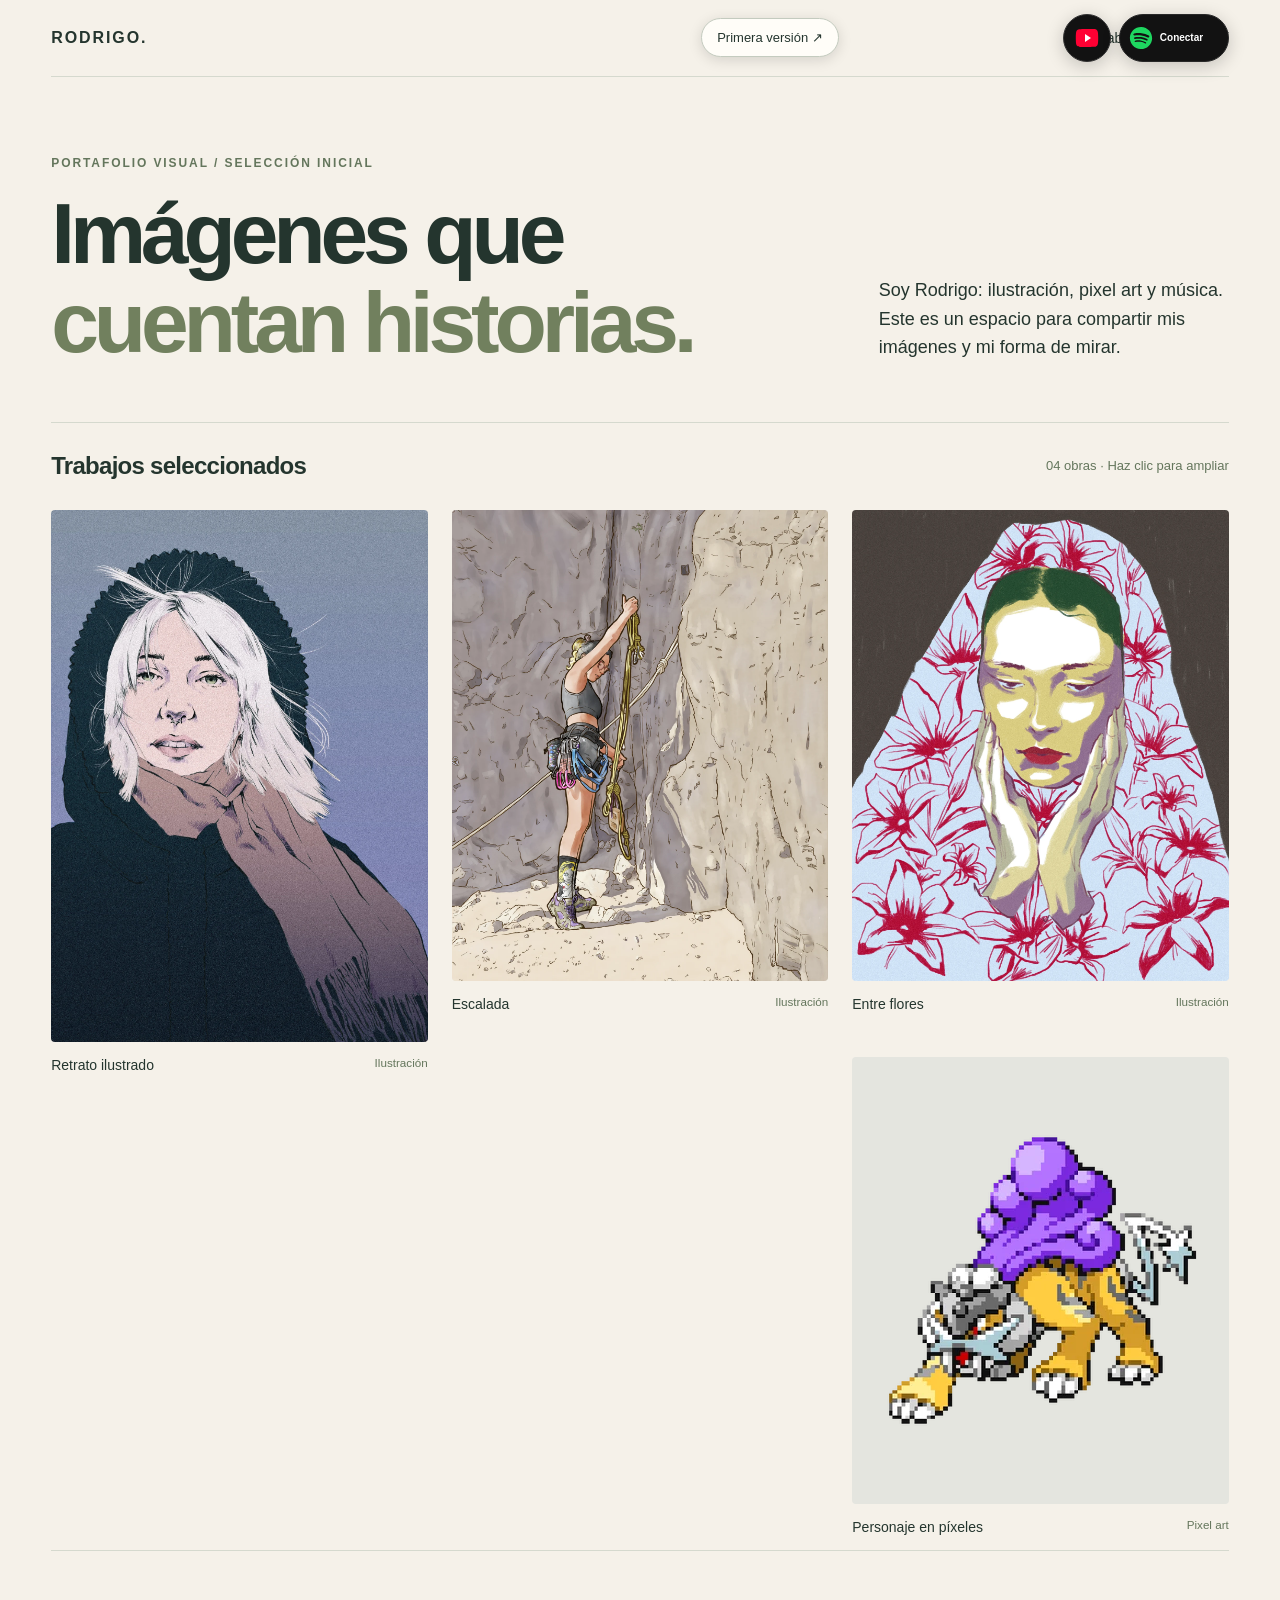
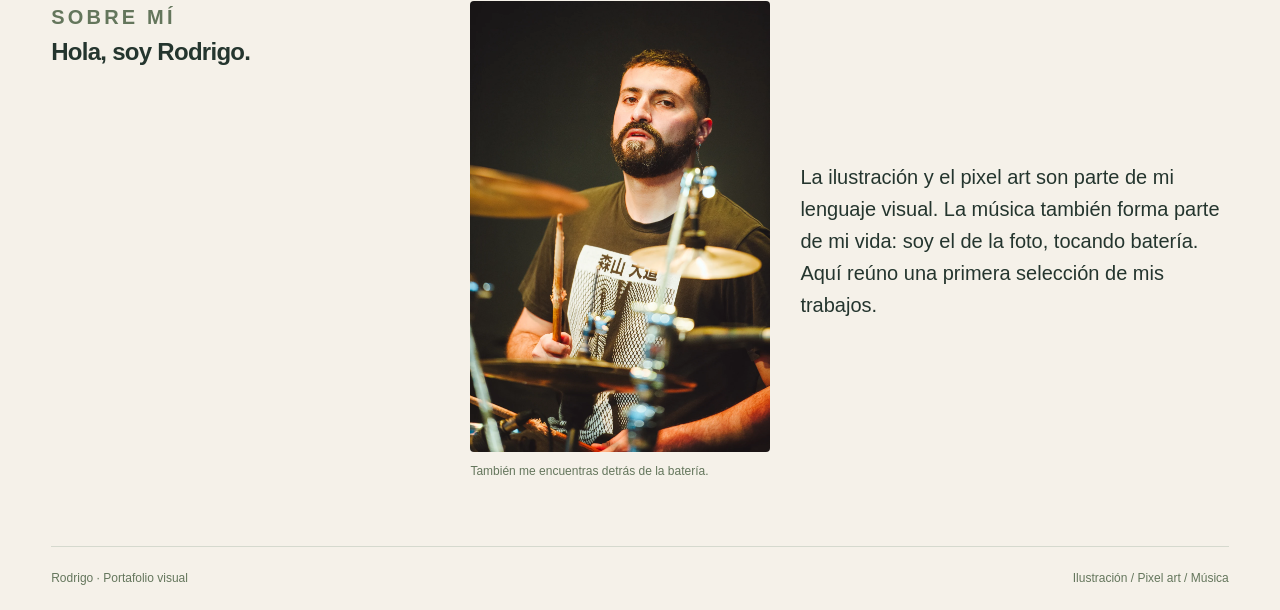
<file: index.html>
<!doctype html>
<html lang="es"><head><meta charset="utf-8"><meta name="viewport" content="width=device-width, initial-scale=1"><title>Rodrigo | Portafolio visual</title>
<style>
*{box-sizing:border-box}html{scroll-behavior:smooth}body{margin:0;background:#f5f1e9;color:#24352e;font:16px/1.6 Arial,sans-serif}header,main,footer{width:92%;margin:auto}header{display:flex;justify-content:space-between;align-items:center;padding:25px 0;border-bottom:1px solid #d5d9ce}header strong{letter-spacing:.12em}nav{display:flex;gap:24px}a{color:inherit}nav a{text-decoration:none;font-size:14px}.hero{padding:65px 0 55px;display:flex;justify-content:space-between;align-items:end;gap:40px}.tag{text-transform:uppercase;letter-spacing:.16em;font-size:12px;font-weight:bold;color:#64765c}h1{font-size:clamp(48px,6.7vw,110px);line-height:1.04;letter-spacing:-.06em;margin:16px 0 0}h1 span{color:#71805e}.intro{max-width:350px;font-size:18px;margin-bottom:5px}.section-title{display:flex;justify-content:space-between;align-items:center;border-top:1px solid #d5d9ce;padding:20px 0}h2{font-size:24px;margin:0;letter-spacing:-.03em}.section-title p{font-size:13px;color:#64765c}.gallery{columns:3;column-gap:24px}.work{break-inside:avoid;margin:0 0 30px}.work button{display:block;width:100%;border:0;padding:0;background:#e7e5dc;cursor:zoom-in;overflow:hidden;border-radius:4px}.work img{display:block;width:100%;height:auto;transition:transform .35s}.work button:hover img{transform:scale(1.025)}.work figcaption{display:flex;justify-content:space-between;gap:15px;padding:12px 0;font-size:14px}.work small{color:#64765c}.pixel{background:#e4e5df!important;padding:55px 20px!important}.pixel img{max-width:364px;margin:auto;image-rendering:pixelated}.about{display:grid;grid-template-columns:1fr 2fr;gap:40px;padding:50px 0 65px;border-top:1px solid #d5d9ce}.about p{max-width:640px;font-size:20px;margin:0}footer{border-top:1px solid #d5d9ce;padding:22px 0;font-size:12px;color:#64765c;display:flex;justify-content:space-between}dialog{position:fixed;inset:0;border:0;padding:0;width:100vw;height:100dvh;max-width:none;max-height:none;background:#121713;color:white}dialog::backdrop{background:#121713}.tools{height:68px;display:flex;justify-content:space-between;align-items:center;padding:10px 4%;border-bottom:1px solid #ffffff22}.tools button{border:1px solid #ffffff55;border-radius:24px;background:transparent;color:white;padding:8px 15px;cursor:pointer;margin-left:6px}.stage{height:calc(100dvh - 68px);overflow:auto;display:flex;align-items:safe center;justify-content:safe center;padding:20px}.stage img{display:block;max-width:100%;max-height:100%;object-fit:contain}.stage.zoom img{max-width:none;max-height:none;width:auto;height:auto}.stage.zoom{align-items:start;justify-content:start}button:focus-visible,a:focus-visible{outline:3px solid #8b995c;outline-offset:5px}@media(min-width:1800px){.gallery{columns:4}}@media(max-width:900px){.gallery{columns:2}.hero{display:block}.intro{max-width:550px;margin-top:28px}}@media(max-width:560px){header,main,footer{width:94%}nav{gap:15px}.hero{padding:42px 0}.gallery{columns:1}.section-title p{display:none}.about{grid-template-columns:1fr;gap:20px}footer{display:block}.tools{padding:10px 3%}.tools span{font-size:13px}.tools button{padding:8px 12px}}
.bio{display:grid;grid-template-columns:minmax(180px,300px) 1fr;gap:30px;align-items:center}.portrait{margin:0}.portrait img{display:block;width:100%;height:auto;border-radius:4px}.portrait figcaption{font-size:12px;color:#64765c;margin-top:10px}.bio p{font-size:20px}@media(max-width:900px){.about{grid-template-columns:1fr}.bio{grid-template-columns:minmax(150px,240px) 1fr}}@media(max-width:560px){.bio{grid-template-columns:1fr}.portrait{max-width:300px}} </style><link rel="stylesheet" href="spotify.css?v=37"><link rel="stylesheet" href="youtube.css?v=7"></head><body>
<header><strong>RODRIGO.</strong><nav aria-label="Navegación principal"><a href="#trabajos">Trabajos</a><a href="#sobre-mi">Sobre mí</a></nav></header>
<main><section class="hero"><div><p class="tag">Portafolio visual / Selección inicial</p><h1>Imágenes que<br><span>cuentan historias.</span></h1></div><p class="intro">Soy Rodrigo: ilustración, pixel art y música. Este es un espacio para compartir mis imágenes y mi forma de mirar.</p></section>
<section id="trabajos"><div class="section-title"><h2>Trabajos seleccionados</h2><p>04 obras · Haz clic para ampliar</p></div><div class="gallery">
<figure class="work"><button data-title="Retrato ilustrado" aria-label="Ampliar retrato ilustrado"><img src="ilustracion.webp" alt="Retrato ilustrado de una persona de cabello claro y sombrero oscuro" width="1273" height="1800"></button><figcaption><span>Retrato ilustrado</span><small>Ilustración</small></figcaption></figure>
<figure class="work"><button data-title="Escalada" aria-label="Ampliar ilustración de escalada"><img src="escalada.webp" alt="Ilustración de una escaladora con cuerdas junto a una pared de roca" width="1440" height="1800" loading="lazy"></button><figcaption><span>Escalada</span><small>Ilustración</small></figcaption></figure>
<figure class="work"><button data-title="Entre flores" aria-label="Ampliar retrato entre flores"><img src="retrato.webp" alt="Retrato ilustrado enmarcado por un manto de flores rojas" width="1440" height="1800" loading="lazy"></button><figcaption><span>Entre flores</span><small>Ilustración</small></figcaption></figure>
<figure class="work"><button class="pixel" data-title="Personaje en píxeles" aria-label="Ampliar pixel art"><img src="pixelart.webp" alt="Criatura de colmillos largos, cuerpo amarillo y melena violeta en pixel art" width="364" height="364" loading="lazy"></button><figcaption><span>Personaje en píxeles</span><small>Pixel art</small></figcaption></figure>

</div></section><section class="about" id="sobre-mi"><div><p class="tag">Sobre mí</p><h2>Hola, soy Rodrigo.</h2></div><div class="bio"><figure class="portrait"><img src="fotografia.webp" alt="Rodrigo tocando batería" width="1198" height="1800"><figcaption>También me encuentras detrás de la batería.</figcaption></figure><p>La ilustración y el pixel art son parte de mi lenguaje visual. La música también forma parte de mi vida: soy el de la foto, tocando batería. Aquí reúno una primera selección de mis trabajos.</p></div></section></main>
<footer><span>Rodrigo · Portafolio visual</span><span>Ilustración / Pixel art / Música</span></footer>
<dialog id="viewer" aria-label="Visor de obra"><div class="tools"><span id="work-title"></span><div><button id="zoom" type="button">Zoom +</button><button id="close" type="button" aria-label="Cerrar visor">Cerrar ×</button></div></div><div class="stage" id="stage"><img id="full-image" alt=""></div></dialog>
<script>
const viewer=document.getElementById('viewer'),stage=document.getElementById('stage'),full=document.getElementById('full-image'),zoom=document.getElementById('zoom');document.querySelectorAll('.work button').forEach(button=>button.addEventListener('click',()=>{const img=button.querySelector('img');full.src=img.getAttribute('src');full.alt=img.alt;full.style.imageRendering=button.classList.contains('pixel')?'pixelated':'auto';document.getElementById('work-title').textContent=button.dataset.title;stage.classList.remove('zoom');zoom.textContent='Zoom +';viewer.showModal();document.body.style.overflow='hidden'}));zoom.addEventListener('click',()=>{const active=stage.classList.toggle('zoom');zoom.textContent=active?'Ajustar':'Zoom +';if(active){full.style.width=Math.max(full.naturalWidth,stage.clientWidth*1.5)+'px';full.style.height='auto'}else{full.style.width='';full.style.height=''}});document.getElementById('close').addEventListener('click',()=>viewer.close());viewer.addEventListener('close',()=>{document.body.style.overflow='';full.style.width='';full.style.height=''});
</script><div id="spotify-portfolio"><aside class="spotify-widget sp-idle" aria-label="Reproductor de Spotify"><div class="sp-compact" tabindex="0" role="group" aria-label="Controles compactos de Spotify"><img class="sp-brand-icon" src="[data-uri]" alt="Spotify"><div id="sp-mini" hidden><button id="sp-mini-prev" data-sp-control disabled aria-label="Canción anterior">⏮</button><button id="sp-mini-play" data-sp-control disabled aria-label="Reproducir">▶</button><button id="sp-mini-next" data-sp-control disabled aria-label="Canción siguiente">⏭</button></div><button id="sp-toggle" aria-expanded="false" aria-controls="sp-panel" aria-label="Ampliar reproductor Spotify"><span class="sp-mini-meta"><span id="sp-mini-name">Conectar</span><small id="sp-mini-artist"></small></span><span aria-hidden="true">⌄</span></button></div>
<section id="sp-panel" hidden aria-label="Música en Spotify"><div class="sp-heading"><a href="https://open.spotify.com/" target="_blank" rel="noopener noreferrer" aria-label="Spotify"><img src="[data-uri]" alt="Spotify"></a><button id="sp-search-expand" type="button" aria-label="Buscar música" title="Buscar música"><svg viewBox="0 0 24 24" fill="none" stroke="currentColor" stroke-width="2" aria-hidden="true"><circle cx="10.5" cy="10.5" r="6.5"/><path d="m16 16 5 5"/></svg></button><button id="sp-logout" class="sp-power" aria-label="Desconectar Spotify" title="Desconectar Spotify" hidden><svg viewBox="0 0 24 24" width="23" height="23" fill="none" stroke="currentColor" stroke-width="2" stroke-linecap="round" aria-hidden="true"><path d="M12 3v9M6.3 5.8a9 9 0 1 0 11.4 0"/></svg></button></div>
<div class="sp-search-area" hidden><form id="sp-search"><label class="sp-sr" for="sp-query">Buscar canciones o artistas</label><div><button type="submit" data-sp-control disabled aria-label="Buscar"><svg viewBox="0 0 24 24" fill="none" stroke="currentColor" stroke-width="2" aria-hidden="true"><circle cx="10.5" cy="10.5" r="6.5"/><path d="m16 16 5 5"/></svg></button><input id="sp-query" type="search" placeholder="Buscar música" required maxlength="200" autocomplete="off"></div></form><ul id="sp-results" hidden aria-label="Resultados de búsqueda"></ul></div>
<p id="sp-status" role="status" hidden></p><button id="sp-login" class="sp-primary"><img src="[data-uri]" alt="" aria-hidden="true"><span>Conectar con Spotify</span></button>
<div id="sp-connected" hidden><div class="sp-now"><a id="sp-open" target="_blank" rel="noopener noreferrer" aria-label="Ver canción en Spotify" hidden><img id="sp-cover" alt="Portada del álbum" hidden></a><div class="sp-info"><span id="sp-device"></span><strong id="sp-track">Tu música, aquí</strong><small id="sp-artist"></small></div></div><div class="sp-timeline"><input id="sp-progress" type="range" min="0" max="1000" step="1" value="0" aria-label="Posición de la canción" disabled><div><span id="sp-elapsed">0:00</span><span id="sp-duration">0:00</span></div></div>
<div class="sp-controls"><button id="sp-shuffle" data-sp-control disabled aria-label="Activar reproducción aleatoria" aria-pressed="false" title="Reproducción aleatoria"><svg viewBox="0 0 24 24" fill="none" stroke="currentColor" stroke-width="1.8" aria-hidden="true"><path d="M3 6h3c4 0 8 12 12 12h3M3 18h3c4 0 8-12 12-12h3M18 3l3 3-3 3m0 6l3 3-3 3"/></svg></button><button id="sp-queue" aria-label="Ver cola de reproducción" aria-expanded="false" title="Cola de reproducción"><svg viewBox="0 0 24 24" fill="none" stroke="currentColor" stroke-width="1.8" aria-hidden="true"><path d="M3 5h13M3 10h13M3 15h7"/><path d="m15 14 6 4-6 4z"/></svg></button><button id="sp-prev" data-sp-control disabled aria-label="Canción anterior">⏮</button><button id="sp-play" data-sp-control disabled aria-label="Reproducir">▶</button><button id="sp-next" data-sp-control disabled aria-label="Canción siguiente">⏭</button><label class="sp-volume"><span class="sp-sr">Volumen</span><svg viewBox="0 0 24 24" fill="none" stroke="currentColor" stroke-width="1.7" aria-hidden="true"><path d="M11 5 6 9H3v6h3l5 4V5Zm4 3a6 6 0 0 1 0 8"/></svg><input id="sp-volume" type="range" min="0" max="100" value="70" data-sp-control disabled></label><button id="sp-here" class="sp-tooltip" data-sp-control disabled aria-label="Escuchar en este navegador" data-tip="Escuchar en este navegador"><svg viewBox="0 0 24 24" fill="none" stroke="currentColor" stroke-width="1.7" aria-hidden="true"><rect x="3" y="4" width="18" height="13" rx="2"/><path d="M8 21h8m-4-4v4"/></svg></button></div>

<section id="sp-library" aria-label="Tu biblioteca"><div class="sp-library-scroll"><h3>Tu biblioteca</h3><p id="sp-library-status" role="status" hidden></p><button id="sp-library-auth" hidden>Conectar mis playlists</button><ul id="sp-playlists"></ul><button id="sp-more-playlists" hidden>Más playlists</button><section id="sp-selected" hidden><h3><a id="sp-playlist-open" target="_blank" rel="noopener noreferrer"><span id="sp-selected-title"></span></a></h3><ul id="sp-playlist-tracks"></ul><button id="sp-more-tracks" hidden>Más canciones</button></section><section id="sp-recents" aria-label="Discos, artistas y playlists recientes"><h3>Recientes</h3><button id="sp-recents-auth" hidden>Conectar recientes</button><p id="sp-recents-status" hidden role="status"></p><ul id="sp-recent-items"></ul></section></div></section></div></section></aside>
</div>

<script src="spotify.js?v=37" defer></script><script src="youtube-config.js?v=2"></script><script src="youtube.js?v=9" defer></script><script src="youtube-account.js?v=3" defer></script>
<!-- Historical comparison from 84db08f7a51f; separate OAuth storage and callback routing. -->
<style>
.spotify-history{position:fixed;top:18px;right:calc(4% + 390px);z-index:89;font:13px Arial,sans-serif}.spotify-history summary{cursor:pointer;list-style:none;border:1px solid #c4cbbf;border-radius:24px;background:#fffdf8;color:#24352e;padding:11px 15px;box-shadow:0 3px 14px #0002}.spotify-history summary::-webkit-details-marker{display:none}.spotify-history[open] summary{background:#e6ebdf}.spotify-history iframe{position:absolute;top:52px;right:0;width:410px;height:540px;border:1px solid #d5d9ce;border-radius:16px;background:#f5f1e9;box-shadow:0 12px 45px #0003}.spotify-history summary:focus-visible{outline:2px solid #1ed760;outline-offset:3px}@media(max-width:900px){.spotify-history{top:auto;bottom:16px;left:3%;right:auto}.spotify-history iframe{top:auto;bottom:52px;left:0;right:auto;width:min(410px,94vw);height:min(540px,75dvh)}}
</style>
<details class="spotify-history"><summary title="Comparar con el reproductor actual">Primera versión ↗</summary><iframe title="Primera versión del reproductor Spotify" sandbox="allow-scripts allow-same-origin allow-top-navigation-by-user-activation" srcdoc="&lt;!doctype html&gt;&lt;html lang=&quot;es&quot;&gt;&lt;meta charset=&quot;utf-8&quot;&gt;&lt;meta name=&quot;viewport&quot; content=&quot;width=device-width,initial-scale=1&quot;&gt;&lt;title&gt;Primera versión de Spotify&lt;/title&gt;&lt;style&gt;.spotify-widget{position:fixed;top:16px;right:4%;z-index:20;font:14px/1.5 Arial,sans-serif}header{padding-right:135px}.spotify-widget button{font:inherit;cursor:pointer;border:1px solid #c4cbbf;border-radius:22px;padding:8px 13px;background:#f5f1e9;color:#24352e}.spotify-widget button:disabled{opacity:.4;cursor:default}#sp-toggle{background:#20372a;color:white;border:0;padding:10px 16px;box-shadow:0 3px 14px #0002}#sp-toggle span{color:#1ed760;margin-right:5px}#sp-panel{position:absolute;top:52px;right:0;width:min(370px,94vw);max-height:calc(100dvh - 100px);overflow:auto;background:#fffdf8;border:1px solid #d5d9ce;border-radius:16px;box-shadow:0 12px 45px #0003;padding:20px}#sp-panel[hidden],.spotify-widget [hidden]{display:none!important}.sp-heading{display:flex;justify-content:space-between;align-items:center;font-size:18px}.sp-heading button{font-size:22px;padding:0 10px;border:0;background:transparent}.sp-primary{background:#1ed760!important;border:0!important;color:#102519!important;font-weight:bold!important}.sp-now{display:flex;gap:12px;margin:18px 0}.sp-now img{width:64px;height:64px;object-fit:cover}.sp-now strong,.sp-now small,.sp-now a{display:block}.sp-now a{font-size:11px;margin-top:5px}.sp-controls{display:flex;justify-content:space-between;gap:5px}.sp-volume{display:flex;align-items:center;gap:15px;margin:15px 0}.sp-volume input{width:100%;accent-color:#1a6940}#sp-search label{display:block;margin-bottom:7px;font-size:12px}#sp-search&gt;div{display:flex;gap:6px}#sp-query{min-width:0;width:100%;padding:9px;border:1px solid #c4cbbf;border-radius:8px;font:inherit}#sp-results{list-style:none;padding:0;margin:14px 0 0}#sp-results button{text-align:left;width:100%;border-radius:7px;border:0;background:transparent;padding:9px}#sp-results button:hover{background:#eceee4}#sp-results span,#sp-results small{display:block}#sp-results small{color:#64765c}.sp-note{font-size:11px;color:#64765c;border-top:1px solid #d5d9ce;padding-top:12px;margin-bottom:0}@media(max-width:560px){.spotify-widget{top:13px;right:3%}header{padding-right:115px;align-items:start}header nav{display:none}#sp-toggle{padding:9px 12px}#sp-panel{right:0}}
 body{margin:0;background:transparent}.spotify-widget{position:relative;top:0!important;right:auto!important;padding:8px}#sp-panel{position:relative;top:10px;right:auto;width:auto;max-height:none;box-sizing:border-box;box-shadow:none}#sp-toggle{display:none}#sp-close{display:none}&lt;/style&gt;&lt;aside class=&quot;spotify-widget&quot; aria-label=&quot;Reproductor de Spotify&quot;&gt;
&lt;button id=&quot;sp-toggle&quot; aria-expanded=&quot;true&quot; aria-controls=&quot;sp-panel&quot;&gt;&lt;span aria-hidden=&quot;true&quot;&gt;♫&lt;/span&gt; Spotify&lt;/button&gt;
&lt;section id=&quot;sp-panel&quot; aria-label=&quot;Música en Spotify&quot;&gt;&lt;div class=&quot;sp-heading&quot;&gt;&lt;strong&gt;Spotify&lt;/strong&gt;&lt;button id=&quot;sp-close&quot; aria-label=&quot;Cerrar reproductor&quot;&gt;×&lt;/button&gt;&lt;/div&gt;&lt;p id=&quot;sp-status&quot; role=&quot;status&quot;&gt;Conecta tu cuenta Premium para buscar y escuchar música.&lt;/p&gt;&lt;button id=&quot;sp-login&quot; class=&quot;sp-primary&quot;&gt;Conectar Spotify&lt;/button&gt;&lt;button id=&quot;sp-logout&quot; hidden&gt;Desconectar&lt;/button&gt;&lt;div id=&quot;sp-connected&quot; hidden&gt;&lt;div class=&quot;sp-now&quot;&gt;&lt;img id=&quot;sp-cover&quot; alt=&quot;Portada del álbum&quot; hidden&gt;&lt;div&gt;&lt;strong id=&quot;sp-track&quot;&gt;Tu música, aquí&lt;/strong&gt;&lt;small id=&quot;sp-artist&quot;&gt;&lt;/small&gt;&lt;a id=&quot;sp-open&quot; target=&quot;_blank&quot; rel=&quot;noopener noreferrer&quot; hidden&gt;Abrir en Spotify ↗&lt;/a&gt;&lt;/div&gt;&lt;/div&gt;&lt;div class=&quot;sp-controls&quot;&gt;&lt;button id=&quot;sp-prev&quot; data-sp-control disabled aria-label=&quot;Canción anterior&quot;&gt;Anterior&lt;/button&gt;&lt;button id=&quot;sp-play&quot; data-sp-control disabled&gt;Reproducir&lt;/button&gt;&lt;button id=&quot;sp-next&quot; data-sp-control disabled aria-label=&quot;Canción siguiente&quot;&gt;Siguiente&lt;/button&gt;&lt;/div&gt;&lt;label class=&quot;sp-volume&quot;&gt;Volumen &lt;input id=&quot;sp-volume&quot; type=&quot;range&quot; min=&quot;0&quot; max=&quot;100&quot; value=&quot;35&quot; data-sp-control disabled&gt;&lt;/label&gt;&lt;form id=&quot;sp-search&quot;&gt;&lt;label for=&quot;sp-query&quot;&gt;Buscar canciones o artistas&lt;/label&gt;&lt;div&gt;&lt;input id=&quot;sp-query&quot; type=&quot;search&quot; placeholder=&quot;¿Qué quieres escuchar?&quot; required maxlength=&quot;200&quot;&gt;&lt;button type=&quot;submit&quot; data-sp-control disabled&gt;Buscar&lt;/button&gt;&lt;/div&gt;&lt;/form&gt;&lt;ul id=&quot;sp-results&quot;&gt;&lt;/ul&gt;&lt;/div&gt;&lt;p class=&quot;sp-note&quot;&gt;Cada persona escucha con su propia cuenta. La sesión se conserva solo en esta pestaña.&lt;/p&gt;&lt;/section&gt;&lt;/aside&gt;&lt;p style=&quot;font:12px Arial;color:#64765c;padding:8px&quot;&gt;Primera publicación · 20 de octubre de 2026 · Versión original · Conexión independiente. Reproduce solo al pulsar una canción o Reproducir.&lt;/p&gt;&lt;script&gt;(()=&gt;{
&#x27;use strict&#x27;;
const CLIENT=&#x27;6a26eb96f1794898888e1f52db522405&#x27;, REDIRECT=&#x27;https://rlfjefaturaalpes.github.io/mi-web-prueba/&#x27;;
const SCOPES=&#x27;streaming user-read-private user-read-email user-read-playback-state user-modify-playback-state&#x27;;
const $=s=&gt;document.querySelector(s), store=sessionStorage, key=&#x27;rodrigo_spotify_first_&#x27;;
let player,device,paused=true,token,expires=0,refreshing,poll;
const status=t=&gt;{$(&#x27;#sp-status&#x27;).textContent=t};
const safe=fn=&gt;async(...args)=&gt;{try{await fn(...args)}catch(e){status(e.message||&#x27;No se pudo completar la acción.&#x27;)}};
const random=()=&gt;Array.from(crypto.getRandomValues(new Uint8Array(32)),n=&gt;n.toString(16).padStart(2,&#x27;0&#x27;)).join(&#x27;&#x27;);
async function login(){const verifier=random(),state=random();store.setItem(key+&#x27;verifier&#x27;,verifier);store.setItem(key+&#x27;state&#x27;,state);const digest=await crypto.subtle.digest(&#x27;SHA-256&#x27;,new TextEncoder().encode(verifier));const challenge=btoa(String.fromCharCode(...new Uint8Array(digest))).replace(/\+/g,&#x27;-&#x27;).replace(/\//g,&#x27;_&#x27;).replace(/=+$/,&#x27;&#x27;);const url=new URL(&#x27;https://accounts.spotify.com/authorize&#x27;);url.search=new URLSearchParams({client_id:CLIENT,response_type:&#x27;code&#x27;,redirect_uri:REDIRECT,scope:SCOPES,code_challenge_method:&#x27;S256&#x27;,code_challenge:challenge,state});window.top.location.assign(url)}
function save(t){token=t.access_token;expires=Date.now()+t.expires_in*1000;store.setItem(key+&#x27;access&#x27;,token);store.setItem(key+&#x27;expires&#x27;,String(expires));if(t.refresh_token)store.setItem(key+&#x27;refresh&#x27;,t.refresh_token)}
async function exchange(params){const r=await fetch(&#x27;https://accounts.spotify.com/api/token&#x27;,{method:&#x27;POST&#x27;,headers:{&#x27;Content-Type&#x27;:&#x27;application/x-www-form-urlencoded&#x27;},body:new URLSearchParams(params)});const data=await r.json();if(!r.ok)throw Error(&#x27;La sesión de Spotify caducó. Desconecta y vuelve a conectar.&#x27;);save(data);return token}
async function access(){if(token&amp;&amp;Date.now()&lt;expires-60000)return token;const refresh=store.getItem(key+&#x27;refresh&#x27;);if(!refresh)throw Error(&#x27;Conecta tu cuenta de Spotify.&#x27;);if(!refreshing)refreshing=exchange({grant_type:&#x27;refresh_token&#x27;,refresh_token:refresh,client_id:CLIENT}).finally(()=&gt;refreshing=null);return refreshing}
async function api(path,options={}){const t=await access();const r=await fetch(&#x27;https://api.spotify.com/v1&#x27;+path,{...options,headers:{Authorization:&#x27;Bearer &#x27;+t,&#x27;Content-Type&#x27;:&#x27;application/json&#x27;,...options.headers}});if(r.status===204)return null;if(!r.ok){if(r.status===429)throw Error(&#x27;Spotify pide esperar antes de volver a intentar.&#x27;);if(r.status===403)throw Error(&#x27;Spotify no permite esta acción. Revisa Premium y las cuentas autorizadas de la aplicación.&#x27;);if(r.status===401)throw Error(&#x27;Vuelve a conectar tu cuenta de Spotify.&#x27;);throw Error(&#x27;Spotify no pudo completar la acción (&#x27;+r.status+&#x27;).&#x27;)}return r.json()}
function controls(on){document.querySelectorAll(&#x27;[data-sp-control]&#x27;).forEach(b=&gt;b.disabled=!on)}
function renderState(s){if(!s)return;paused=s.paused;$(&#x27;#sp-play&#x27;).textContent=paused?&#x27;Reproducir&#x27;:&#x27;Pausar&#x27;;const t=s.track_window.current_track;if(t){$(&#x27;#sp-track&#x27;).textContent=t.name;$(&#x27;#sp-artist&#x27;).textContent=t.artists.map(a=&gt;a.name).join(&#x27;, &#x27;);const cover=t.album.images[0]?.url;$(&#x27;#sp-cover&#x27;).hidden=!cover;if(cover)$(&#x27;#sp-cover&#x27;).src=cover;$(&#x27;#sp-open&#x27;).href=&#x27;https://open.spotify.com/track/&#x27;+t.id;$(&#x27;#sp-open&#x27;).hidden=false}}
async function connect(){status(&#x27;Conectando el reproductor…&#x27;);$(&#x27;#sp-login&#x27;).hidden=true;$(&#x27;#sp-logout&#x27;).hidden=false;$(&#x27;#sp-connected&#x27;).hidden=false;if(!window.Spotify){await new Promise((resolve,reject)=&gt;{window.onSpotifyWebPlaybackSDKReady=resolve;const old=document.getElementById(&#x27;spotify-sdk&#x27;);if(old)old.remove();const script=document.createElement(&#x27;script&#x27;);script.id=&#x27;spotify-sdk&#x27;;script.src=&#x27;https://sdk.scdn.co/spotify-player.js&#x27;;script.onerror=()=&gt;reject(Error(&#x27;No se pudo cargar Spotify.&#x27;));document.head.append(script)})}player=new Spotify.Player({name:&#x27;Portafolio de Rodrigo&#x27;,getOAuthToken:cb=&gt;access().then(cb).catch(e=&gt;status(e.message)),volume:.35});player.addListener(&#x27;ready&#x27;,({device_id})=&gt;{device=device_id;controls(true);status(&#x27;Conectado. Busca una canción para empezar.&#x27;)});player.addListener(&#x27;not_ready&#x27;,()=&gt;{device=null;controls(false);status(&#x27;Reproductor desconectado. Vuelve a conectar.&#x27;)});player.addListener(&#x27;player_state_changed&#x27;,renderState);for(const name of [&#x27;initialization_error&#x27;,&#x27;authentication_error&#x27;,&#x27;account_error&#x27;,&#x27;playback_error&#x27;])player.addListener(name,({message})=&gt;status(message));const ok=await player.connect();if(!ok)throw Error(&#x27;Este navegador no pudo iniciar Spotify. Prueba Chrome o Safari con contenido protegido habilitado.&#x27;);poll=setInterval(()=&gt;{if(player&amp;&amp;!document.hidden)player.getCurrentState().then(renderState)},5000)}
async function play(uri){if(!device)throw Error(&#x27;Espera a que el reproductor esté conectado.&#x27;);await player.activateElement();await api(&#x27;/me/player/play?device_id=&#x27;+encodeURIComponent(device),{method:&#x27;PUT&#x27;,body:JSON.stringify({uris:[uri]})});status(&#x27;Reproduciendo en este navegador.&#x27;)}
async function search(e){e.preventDefault();const q=$(&#x27;#sp-query&#x27;).value.trim();if(!q)return;status(&#x27;Buscando…&#x27;);const result=await api(&#x27;/search?&#x27;+new URLSearchParams({q,type:&#x27;track&#x27;,limit:&#x27;10&#x27;}));const list=$(&#x27;#sp-results&#x27;);list.replaceChildren();const tracks=result.tracks?.items||[];for(const t of tracks){if(!t)continue;const li=document.createElement(&#x27;li&#x27;),button=document.createElement(&#x27;button&#x27;),text=document.createElement(&#x27;span&#x27;),small=document.createElement(&#x27;small&#x27;);button.type=&#x27;button&#x27;;text.textContent=t.name;small.textContent=t.artists.map(a=&gt;a.name).join(&#x27;, &#x27;);button.append(text,small);button.setAttribute(&#x27;aria-label&#x27;,&#x27;Reproducir &#x27;+t.name+&#x27; de &#x27;+small.textContent);button.addEventListener(&#x27;click&#x27;,safe(()=&gt;play(t.uri)));li.append(button);list.append(li)}status(tracks.length?&#x27;Elige una canción.&#x27;:&#x27;No se encontraron canciones.&#x27;)}
function logout(){if(player)player.disconnect();clearInterval(poll);Object.keys(store).filter(k=&gt;k.startsWith(key)).forEach(k=&gt;store.removeItem(k));token=null;device=null;player=null;controls(false);$(&#x27;#sp-login&#x27;).hidden=false;$(&#x27;#sp-logout&#x27;).hidden=true;$(&#x27;#sp-connected&#x27;).hidden=true;$(&#x27;#sp-results&#x27;).replaceChildren();$(&#x27;#sp-cover&#x27;).hidden=true;$(&#x27;#sp-open&#x27;).hidden=true;status(&#x27;Sesión cerrada en esta página.&#x27;)}
$(&#x27;#sp-toggle&#x27;).addEventListener(&#x27;click&#x27;,()=&gt;{const panel=$(&#x27;#sp-panel&#x27;),open=panel.hidden;panel.hidden=!open;$(&#x27;#sp-toggle&#x27;).setAttribute(&#x27;aria-expanded&#x27;,String(open))});$(&#x27;#sp-close&#x27;).addEventListener(&#x27;click&#x27;,()=&gt;{$(&#x27;#sp-panel&#x27;).hidden=true;$(&#x27;#sp-toggle&#x27;).setAttribute(&#x27;aria-expanded&#x27;,&#x27;false&#x27;);$(&#x27;#sp-toggle&#x27;).focus()});$(&#x27;#sp-login&#x27;).addEventListener(&#x27;click&#x27;,safe(login));$(&#x27;#sp-logout&#x27;).addEventListener(&#x27;click&#x27;,logout);$(&#x27;#sp-search&#x27;).addEventListener(&#x27;submit&#x27;,safe(search));$(&#x27;#sp-play&#x27;).addEventListener(&#x27;click&#x27;,safe(async()=&gt;{await player.activateElement();if(!await player.getCurrentState())throw Error(&#x27;Busca y elige una canción primero.&#x27;);await player.togglePlay()}));$(&#x27;#sp-prev&#x27;).addEventListener(&#x27;click&#x27;,safe(()=&gt;player.previousTrack()));$(&#x27;#sp-next&#x27;).addEventListener(&#x27;click&#x27;,safe(()=&gt;player.nextTrack()));$(&#x27;#sp-volume&#x27;).addEventListener(&#x27;input&#x27;,safe(e=&gt;player.setVolume(Number(e.target.value)/100)));
safe(async()=&gt;{const params=new URLSearchParams(store.getItem(key+&#x27;callback&#x27;)||&#x27;&#x27;);store.removeItem(key+&#x27;callback&#x27;);if(params.has(&#x27;error&#x27;)){throw Error(&#x27;No se autorizó la conexión con Spotify.&#x27;)}if(params.has(&#x27;code&#x27;)){const expected=store.getItem(key+&#x27;state&#x27;),verifier=store.getItem(key+&#x27;verifier&#x27;);const code=params.get(&#x27;code&#x27;),state=params.get(&#x27;state&#x27;);store.removeItem(key+&#x27;state&#x27;);store.removeItem(key+&#x27;verifier&#x27;);if(!expected||state!==expected||!verifier)throw Error(&#x27;No se pudo validar la conexión. Conecta Spotify nuevamente.&#x27;);await exchange({grant_type:&#x27;authorization_code&#x27;,code,redirect_uri:REDIRECT,client_id:CLIENT,code_verifier:verifier});$(&#x27;#sp-panel&#x27;).hidden=false;$(&#x27;#sp-toggle&#x27;).setAttribute(&#x27;aria-expanded&#x27;,&#x27;true&#x27;)}else{token=store.getItem(key+&#x27;access&#x27;);expires=Number(store.getItem(key+&#x27;expires&#x27;)||0)}if(token||store.getItem(key+&#x27;refresh&#x27;))await connect()})();
})();
&lt;/script&gt;&lt;/html&gt;"></iframe></details>

<script>(()=>{const p=new URLSearchParams(location.search),k='rodrigo_spotify_first_',expected=sessionStorage.getItem(k+'state');if(p.has('code')&&expected&&p.get('state')===expected){sessionStorage.setItem(k+'callback',location.search);history.replaceState({},'',location.pathname);document.querySelector('.spotify-history').open=true}})();</script>
</body></html>
</file>
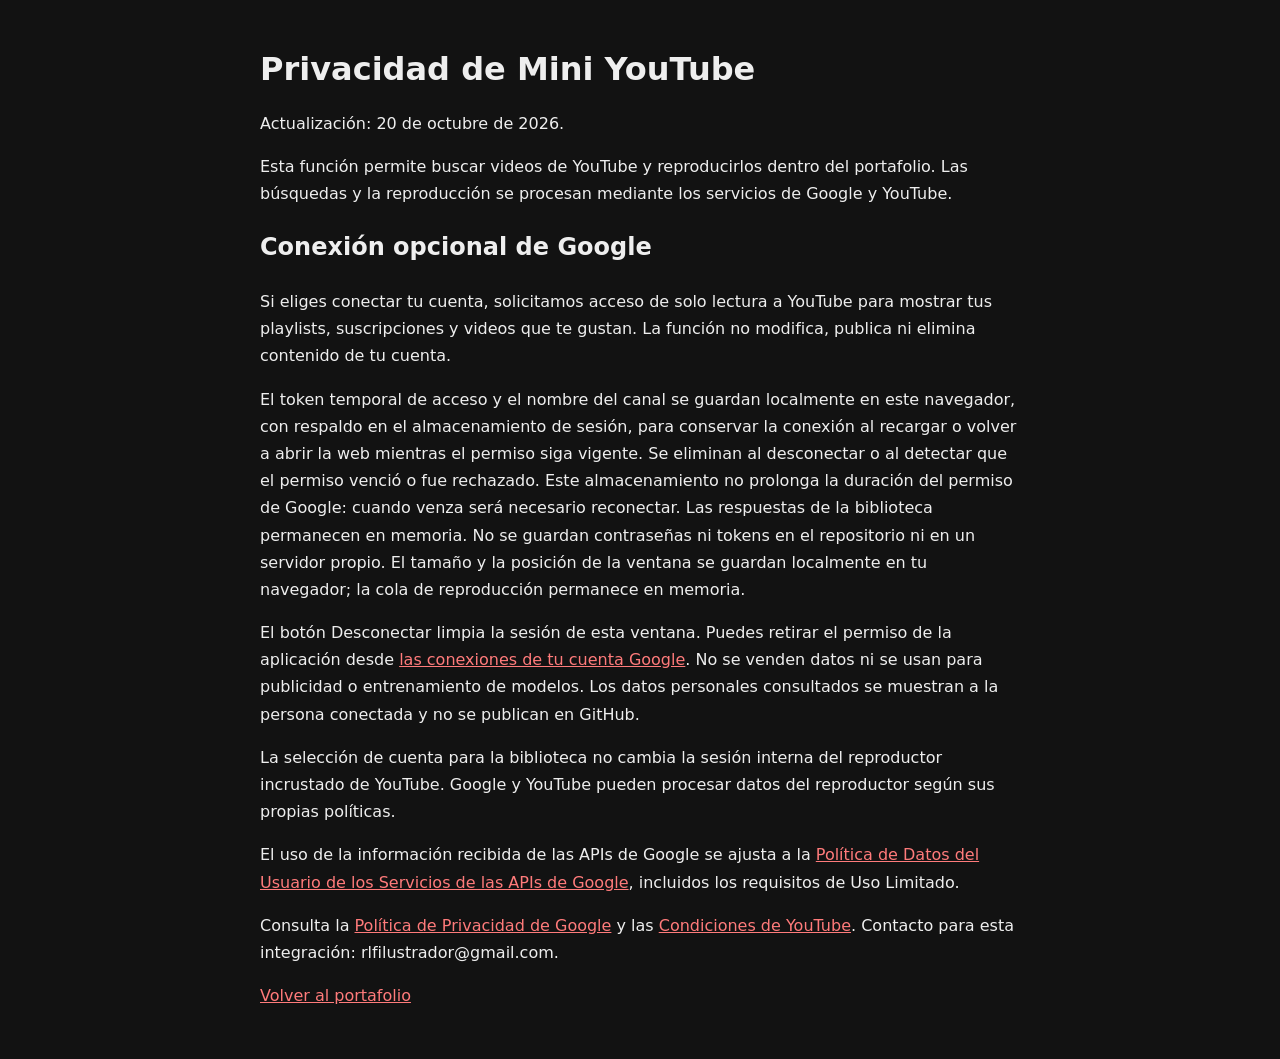
<file: youtube-privacidad.html>
<!doctype html><html lang="es"><meta charset="utf-8"><meta name="viewport" content="width=device-width, initial-scale=1"><title>Privacidad · Mini YouTube</title><style>body{max-width:760px;margin:50px auto;padding:0 24px;background:#121212;color:#eee;font:16px/1.7 system-ui}a{color:#ff7b7b}h1{line-height:1.2}</style><h1>Privacidad de Mini YouTube</h1><p>Actualización: 20 de octubre de 2026.</p><p>Esta función permite buscar videos de YouTube y reproducirlos dentro del portafolio. Las búsquedas y la reproducción se procesan mediante los servicios de Google y YouTube.</p><h2>Conexión opcional de Google</h2><p>Si eliges conectar tu cuenta, solicitamos acceso de solo lectura a YouTube para mostrar tus playlists, suscripciones y videos que te gustan. La función no modifica, publica ni elimina contenido de tu cuenta.</p><p>El token temporal de acceso y el nombre del canal se guardan localmente en este navegador, con respaldo en el almacenamiento de sesión, para conservar la conexión al recargar o volver a abrir la web mientras el permiso siga vigente. Se eliminan al desconectar o al detectar que el permiso venció o fue rechazado. Este almacenamiento no prolonga la duración del permiso de Google: cuando venza será necesario reconectar. Las respuestas de la biblioteca permanecen en memoria. No se guardan contraseñas ni tokens en el repositorio ni en un servidor propio. El tamaño y la posición de la ventana se guardan localmente en tu navegador; la cola de reproducción permanece en memoria.</p><p>El botón Desconectar limpia la sesión de esta ventana. Puedes retirar el permiso de la aplicación desde <a href="https://myaccount.google.com/permissions">las conexiones de tu cuenta Google</a>. No se venden datos ni se usan para publicidad o entrenamiento de modelos. Los datos personales consultados se muestran a la persona conectada y no se publican en GitHub.</p><p>La selección de cuenta para la biblioteca no cambia la sesión interna del reproductor incrustado de YouTube. Google y YouTube pueden procesar datos del reproductor según sus propias políticas.</p><p>El uso de la información recibida de las APIs de Google se ajusta a la <a href="https://developers.google.com/terms/api-services-user-data-policy">Política de Datos del Usuario de los Servicios de las APIs de Google</a>, incluidos los requisitos de Uso Limitado.</p><p>Consulta la <a href="https://policies.google.com/privacy">Política de Privacidad de Google</a> y las <a href="https://www.youtube.com/t/terms">Condiciones de YouTube</a>. Contacto para esta integración: rlfilustrador@gmail.com.</p><p><a href="./">Volver al portafolio</a></p></html>
</file>
<file: spotify.css>
#spotify-portfolio .spotify-widget button{display:inline-block;min-height:0;padding:0;border-radius:0;line-height:inherit;letter-spacing:normal;text-transform:none}#spotify-portfolio .spotify-widget input{min-height:0;box-shadow:none;margin:0}#spotify-portfolio .spotify-widget label{margin:0;font:inherit}#spotify-portfolio .spotify-widget h3,#spotify-portfolio .spotify-widget h4{color:#fff;margin:0}#spotify-portfolio .spotify-widget p{color:#b3b3b3}#spotify-portfolio .spotify-widget ul{list-style:none;margin-left:0}#spotify-portfolio .spotify-widget{position:fixed;top:14px;right:4%;z-index:20;font:13px/1.4 Arial,sans-serif;color:#fff;color-scheme:dark}#spotify-portfolio .spotify-widget *{box-sizing:border-box}#spotify-portfolio .spotify-widget [hidden]{display:none!important}#spotify-portfolio .spotify-widget button{font:inherit;color:inherit;border:0;background:transparent;cursor:pointer}#spotify-portfolio .spotify-widget button:disabled{opacity:.35;cursor:default}#spotify-portfolio .spotify-widget button:focus-visible,#spotify-portfolio .spotify-widget a:focus-visible{outline:2px solid #1ed760;outline-offset:3px}#spotify-portfolio .spotify-widget a{color:inherit;text-decoration:none}#spotify-portfolio .spotify-widget a:hover{text-decoration:underline}#spotify-portfolio .sp-compact{display:flex;align-items:center;gap:8px;padding:6px 10px;background:#121212;border:1px solid #282828;border-radius:30px;box-shadow:0 4px 18px #0003;max-width:420px}#spotify-portfolio .sp-brand-icon{width:24px;height:24px;flex-shrink:0}#spotify-portfolio .sp-compact button{padding:5px;font-size:15px}#spotify-portfolio .sp-compact #sp-mini{display:flex;gap:3px;align-items:center}#spotify-portfolio #sp-toggle{display:flex;gap:12px;align-items:center;text-align:left;min-width:60px}#spotify-portfolio .sp-mini-meta{display:block;max-width:170px}#spotify-portfolio #sp-mini-name,#spotify-portfolio #sp-mini-artist{display:block;white-space:nowrap;overflow:hidden;text-overflow:ellipsis}#spotify-portfolio #sp-mini-name{font-size:12px;font-weight:600}#spotify-portfolio #sp-mini-artist{font-size:10px;color:#b3b3b3;margin-top:2px}#spotify-portfolio #sp-toggle>span:last-child{color:#b3b3b3}#spotify-portfolio #sp-panel{position:absolute;top:58px;right:0;width:min(310px,94vw);max-height:calc(100dvh - 100px);overflow-y:auto;overscroll-behavior:contain;padding:16px;background:#121212;border:1px solid #292929;border-radius:20px;box-shadow:0 15px 45px #0006;scrollbar-width:thin;scrollbar-color:#555 transparent}#spotify-portfolio .sp-heading{display:flex;align-items:center;justify-content:space-between;margin-bottom:14px}#spotify-portfolio .sp-heading img{display:block;width:80px;height:auto}#spotify-portfolio .sp-power{width:30px;height:30px;border-radius:50%;font-size:23px!important;color:#1ed760!important}#spotify-portfolio .sp-power:hover{background:#282828}#spotify-portfolio #sp-search>div{display:flex;align-items:center;background:#242424;border:1px solid transparent;border-radius:22px;padding:0 9px}#spotify-portfolio #sp-search>div:focus-within{border-color:#777}#spotify-portfolio #sp-search button{padding:7px 3px;display:flex}#spotify-portfolio #sp-search svg{width:17px;height:17px;color:#b3b3b3}#spotify-portfolio #sp-query{width:100%;min-width:0;border:0;outline:0;background:transparent;color:white;font:12px Arial,sans-serif;padding:11px 8px}#spotify-portfolio #sp-query::placeholder{color:#b3b3b3}#spotify-portfolio #sp-status,#spotify-portfolio #sp-library-status{font-size:11px;color:#b3b3b3;margin:10px 0}#spotify-portfolio .sp-primary,#spotify-portfolio #sp-library-auth{background:#1ed760!important;color:#000!important;font-weight:600!important;border-radius:24px;padding:10px 16px;margin-top:14px;width:100%}#spotify-portfolio .sp-now{display:flex;align-items:center;gap:13px;margin:17px 0 13px}#spotify-portfolio .sp-now img{width:76px;height:76px;object-fit:contain;border-radius:4px;display:block}#spotify-portfolio .sp-info{min-width:0}#spotify-portfolio .sp-info strong{font-size:15px;font-weight:600;display:block;line-height:1.3}#spotify-portfolio .sp-info small{font-size:11px;color:#b3b3b3;display:block;margin-top:4px}#spotify-portfolio .sp-timeline progress{width:100%;height:4px;display:block;border:0;accent-color:#1ed760}#spotify-portfolio .sp-timeline progress::-webkit-progress-bar{background:#424242;border-radius:4px}#spotify-portfolio .sp-timeline progress::-webkit-progress-value{background:#1ed760;border-radius:4px}#spotify-portfolio .sp-timeline>div{display:flex;justify-content:space-between;color:#b3b3b3;font-size:9px;margin-top:5px}#spotify-portfolio .sp-controls{display:flex;justify-content:center;align-items:center;gap:23px;margin:8px 0;position:relative;padding-right:0}#spotify-portfolio .sp-controls>button{font-size:20px;padding:4px;color:#ddd}#spotify-portfolio #sp-play{background:#1ed760;border-radius:50%;width:37px;height:37px;color:#000;font-size:19px}#spotify-portfolio #sp-here{position:absolute;right:0;width:25px;height:27px;color:#b3b3b3}#spotify-portfolio #sp-here svg{width:17px;height:17px;display:block}#spotify-portfolio .sp-tooltip::after{content:attr(data-tip);position:absolute;right:0;bottom:calc(100% + 8px);width:max-content;max-width:240px;padding:7px 10px;background:#353535;color:#fff;border-radius:6px;font-size:11px;opacity:0;pointer-events:none;transition:opacity .15s;box-shadow:0 3px 12px #0007}#spotify-portfolio .sp-tooltip:hover::after,#spotify-portfolio .sp-tooltip:focus-visible::after{opacity:1}#spotify-portfolio .sp-bottom{display:flex;justify-content:space-between;align-items:center;gap:10px;color:#999;font-size:9px;margin:10px 0 17px}#spotify-portfolio #sp-device{max-width:150px;overflow:hidden;text-overflow:ellipsis;white-space:nowrap}#spotify-portfolio .sp-volume{display:flex;align-items:center;gap:5px}#spotify-portfolio .sp-volume svg{width:14px;height:14px}#spotify-portfolio .sp-volume input{width:62px;height:3px;accent-color:#1ed760}#spotify-portfolio #sp-library{border-top:1px solid #282828;padding-top:12px}#spotify-portfolio #sp-library h3{font-size:12px;margin:0 0 12px;color:#dedede;font-weight:600}#spotify-portfolio #sp-playlists{display:grid;grid-template-columns:repeat(2,minmax(0,1fr));gap:11px;list-style:none;padding:0;margin:0}#spotify-portfolio #sp-playlists li{position:relative;background:#1b1b1b;border-radius:10px;overflow:hidden;min-width:0}#spotify-portfolio #sp-playlists .sp-card{display:block;width:100%;padding:8px;text-align:left;border-radius:10px}#spotify-portfolio #sp-playlists .sp-card:hover{background:#292929}#spotify-portfolio .sp-card-cover{display:block;aspect-ratio:1;background:#282828;border-radius:4px;margin-bottom:8px;overflow:hidden}#spotify-portfolio .sp-card-cover img{display:block;width:100%;height:100%;object-fit:contain}#spotify-portfolio .sp-card-cover:empty::before{content:'♫';display:grid;place-items:center;height:100%;font-size:40px;color:#555}#spotify-portfolio .sp-card-name{display:block;font-size:11px;font-weight:600;line-height:1.3;padding-right:13px;white-space:nowrap;overflow:hidden;text-overflow:ellipsis}#spotify-portfolio .sp-card-name:hover{text-decoration:underline}#spotify-portfolio #sp-playlists .sp-pin{position:absolute;right:4px;bottom:5px;padding:3px;font-size:14px;color:#aaa}#spotify-portfolio #sp-playlists .sp-pin[aria-pressed=true]{color:#1ed760}#spotify-portfolio .sp-card-link{position:absolute;inset:8px 8px auto;height:calc(100% - 41px);border-radius:4px}#spotify-portfolio .sp-card-link:focus-visible{outline:2px solid #1ed760}#spotify-portfolio #sp-selected{margin-top:15px}#spotify-portfolio #sp-results,#spotify-portfolio #sp-playlist-tracks{list-style:none;padding:0;margin:10px 0;max-height:230px;overflow:auto}#spotify-portfolio #sp-results li,#spotify-portfolio #sp-playlist-tracks li{display:flex;align-items:center}#spotify-portfolio #sp-results button,#spotify-portfolio #sp-playlist-tracks button{display:block;text-align:left;flex:1;padding:8px 5px;border-radius:6px;min-width:0}#spotify-portfolio #sp-results button:hover,#spotify-portfolio #sp-playlist-tracks button:hover{background:#252525}#spotify-portfolio #sp-results span,#spotify-portfolio #sp-playlist-tracks span{font-size:12px;display:block}#spotify-portfolio #sp-results small,#spotify-portfolio #sp-playlist-tracks small{font-size:10px;display:block;color:#aaa}#spotify-portfolio .sp-track-link{font-size:15px;padding:6px;color:#999!important}#spotify-portfolio #sp-more-playlists,#spotify-portfolio #sp-more-tracks{font-size:11px;color:#b3b3b3;margin-top:12px;padding:5px}#spotify-portfolio .sp-sr{position:absolute;width:1px;height:1px;padding:0;margin:-1px;overflow:hidden;clip:rect(0,0,0,0);white-space:nowrap;border:0}@media(max-width:1000px){}@media(max-width:560px){#spotify-portfolio .spotify-widget{right:3%;top:14px}#spotify-portfolio .sp-compact{gap:5px;padding:6px 8px}#spotify-portfolio .sp-brand-icon{width:21px;height:21px}#spotify-portfolio .sp-mini-meta{max-width:100px}#spotify-portfolio .sp-compact button{font-size:13px;padding:4px}#spotify-portfolio .sp-compact #sp-mini{gap:0}#spotify-portfolio #sp-toggle{gap:4px}#spotify-portfolio #sp-panel{top:55px;width:min(300px,94vw)}}#spotify-portfolio #sp-playlists .sp-card{padding-bottom:0}#spotify-portfolio .sp-card-cover{margin-bottom:0}#spotify-portfolio .sp-card-name{margin:8px 8px 10px;padding-right:15px}#spotify-portfolio #sp-playlists .sp-pin{bottom:7px}#spotify-portfolio #sp-selected-title{font-size:12px}#spotify-portfolio /* Fixed player,#spotify-portfolio independently scrolling library. */
#sp-panel{overflow:hidden;display:flex;flex-direction:column;width:min(340px,94vw);max-height:calc(100dvh - 100px);padding-bottom:0}#spotify-portfolio #sp-connected{display:flex;flex-direction:column;min-height:0;overflow:hidden}#spotify-portfolio #sp-connected>.sp-now,#spotify-portfolio #sp-connected>.sp-timeline,#spotify-portfolio #sp-connected>.sp-controls,#spotify-portfolio #sp-connected>.sp-bottom{flex-shrink:0}#spotify-portfolio #sp-library{display:flex;flex-direction:column;min-height:0;overflow:hidden;margin:0 -16px;padding:0;border-top:1px solid #282828}#spotify-portfolio .sp-library-scroll{overflow-y:auto;overscroll-behavior:contain;min-height:0;padding:13px 16px 16px;max-height:260px;scrollbar-width:thin;scrollbar-color:#555 transparent}#spotify-portfolio #sp-playlists{grid-template-columns:repeat(4,minmax(0,1fr));gap:7px}#spotify-portfolio #sp-playlists .sp-card{padding:5px 5px 0}#spotify-portfolio .sp-card-name{font-size:9px;margin:6px 5px 8px;padding-right:0}#spotify-portfolio #sp-playlists .sp-pin{position:absolute;right:2px;top:2px;bottom:auto;width:20px;height:20px;font-size:12px;background:#121212df;border-radius:50%;padding:0}#spotify-portfolio .sp-card-cover:empty::before{font-size:24px}#spotify-portfolio #sp-more-playlists{font-size:10px;margin-top:7px;padding:3px}#spotify-portfolio #sp-recents{border-top:1px solid #292929;margin-top:12px;padding-top:12px}#spotify-portfolio #sp-recents h3{margin-bottom:9px}#spotify-portfolio #sp-recent-items{display:flex;gap:8px;list-style:none;padding:0;margin:0;overflow-x:auto;scrollbar-width:thin}#spotify-portfolio #sp-recent-items li{width:37px;flex:0 0 37px;min-width:0}#spotify-portfolio #sp-recent-items button{display:block;padding:0;width:32px;height:32px;border-radius:4px;background:#242424}#spotify-portfolio #sp-recent-items img{display:block;width:32px;height:32px;border-radius:4px;object-fit:contain}#spotify-portfolio #sp-recent-items a{display:block;overflow:hidden;text-overflow:ellipsis;white-space:nowrap;font-size:8px;color:#aaa;margin-top:4px}#spotify-portfolio #sp-recents-auth{font-size:10px;color:#aaa;padding:4px 0}#spotify-portfolio #sp-recents-status{font-size:10px;color:#aaa}#spotify-portfolio #sp-results{flex-shrink:0;max-height:120px}#spotify-portfolio #sp-selected{margin-top:13px}#spotify-portfolio #sp-playlist-tracks{max-height:none}@media(max-height:650px){#spotify-portfolio .sp-now{margin:10px 0}#spotify-portfolio .sp-now img{width:58px;height:58px}#spotify-portfolio .sp-bottom{margin-bottom:10px}#spotify-portfolio #sp-panel{top:54px}#spotify-portfolio .sp-library-scroll{max-height:170px}}#spotify-portfolio #sp-playlists{display:grid;grid-template-columns:none;grid-auto-flow:column;grid-auto-columns:calc((100% - 21px)/4);overflow-x:auto;scroll-snap-type:x mandatory;padding-bottom:5px;scrollbar-width:thin;scrollbar-color:#444 transparent}#spotify-portfolio #sp-playlists li{scroll-snap-align:start}#spotify-portfolio #sp-playlists .sp-pin{top:auto;bottom:0;right:0;width:17px;height:17px;border-radius:5px;background:#1b1b1b}#spotify-portfolio .sp-card-name{padding-right:10px}#spotify-portfolio #sp-here.sp-device-active{color:#1ed760}#spotify-portfolio #sp-recent-items li[data-type="artist"] img,#spotify-portfolio #sp-recent-items li[data-type="artist"] button{border-radius:50%}#spotify-portfolio .sp-search-area{position:relative;flex-shrink:0}#spotify-portfolio #sp-results{position:absolute;z-index:5;top:calc(100% + 6px);left:0;right:0;margin:0;padding:5px;max-height:min(330px,48dvh);overflow-y:auto;background:#181818;border:1px solid #1ed76080;border-radius:12px;box-shadow:0 10px 24px #0009;list-style:none}#spotify-portfolio #sp-results .sp-result-heading{display:block;color:#999;font-size:10px;font-weight:600;letter-spacing:.04em;padding:7px 5px 4px}#spotify-portfolio #sp-results .sp-result-row{display:flex;align-items:center;gap:7px;padding:5px;border-radius:6px}#spotify-portfolio #sp-results .sp-result-row:hover{background:#282828}#spotify-portfolio #sp-results .sp-result-cover{width:32px;height:32px;flex:0 0 32px;background:#292929;border-radius:4px;overflow:hidden}#spotify-portfolio #sp-results .sp-result-cover img{display:block;width:32px;height:32px;object-fit:contain}#spotify-portfolio #sp-results .sp-result-cover:has(.sp-artist-avatar){border-radius:50%}#spotify-portfolio #sp-results .sp-result-meta{min-width:0;flex:1;text-decoration:none}#spotify-portfolio #sp-results .sp-result-meta span{font-size:11px;overflow:hidden;text-overflow:ellipsis;white-space:nowrap}#spotify-portfolio #sp-results .sp-result-meta small{font-size:9px;overflow:hidden;text-overflow:ellipsis;white-space:nowrap}#spotify-portfolio #sp-results .sp-result-play,#spotify-portfolio #sp-results .sp-result-queue{flex:0 0 24px;width:24px;height:25px;padding:0;text-align:center;border-radius:50%;font-size:12px;color:#ddd}#spotify-portfolio #sp-results .sp-result-play:hover{background:#1ed760;color:black}#spotify-portfolio #sp-results .sp-result-queue{font-size:19px}#spotify-portfolio #sp-results .sp-result-queue:hover{color:#1ed760}#spotify-portfolio .sp-search-note{padding:12px 7px;font-size:11px;color:#bbb}#spotify-portfolio .sp-jam-area{position:absolute;left:0;top:50%;transform:translateY(-50%)}#spotify-portfolio #sp-jam{width:25px;height:27px;padding:4px;color:#b3b3b3}#spotify-portfolio #sp-jam svg{display:block;width:18px;height:18px}#spotify-portfolio #sp-jam::after{left:0;right:auto}#spotify-portfolio #sp-jam-help{position:absolute;z-index:7;left:0;top:34px;width:245px;background:#242424;border:1px solid #414141;padding:12px;border-radius:10px;box-shadow:0 7px 20px #0008;font-size:11px;color:#ccc}#spotify-portfolio #sp-jam-help strong{font-size:12px;color:#fff}#spotify-portfolio #sp-jam-help p{margin:7px 0}#spotify-portfolio #sp-jam-help a{color:#1ed760}#spotify-portfolio /* Library and recents expand naturally without a vertical scrollbar. */
#sp-panel{max-height:none;overflow:visible}#spotify-portfolio #sp-connected,#spotify-portfolio #sp-library{overflow:visible}#spotify-portfolio .sp-library-scroll{max-height:none;overflow-y:visible}#spotify-portfolio #sp-playlist-tracks{max-height:none}#spotify-portfolio /* Three states: icon,#spotify-portfolio expanded compact,#spotify-portfolio and full panel. */
.sp-compact{width:360px;max-width:calc(100vw - 24px);height:48px;gap:8px;transition:width .42s cubic-bezier(.22,1,.36,1),padding .42s cubic-bezier(.22,1,.36,1),box-shadow .3s;will-change:width;overflow:hidden;cursor:pointer}#spotify-portfolio .sp-compact .sp-brand-icon{flex:0 0 24px}#spotify-portfolio .sp-compact #sp-mini{flex:0 0 auto;gap:3px}#spotify-portfolio .sp-compact #sp-toggle{flex:1;min-width:0;overflow:hidden;transition:opacity .2s,transform .35s,max-width .42s;max-width:230px;opacity:1;transform:translateX(0)}#spotify-portfolio .sp-mini-meta{max-width:205px}#spotify-portfolio #sp-mini-prev,#spotify-portfolio #sp-mini-next{max-width:28px;opacity:1;overflow:hidden;transition:max-width .42s cubic-bezier(.22,1,.36,1),opacity .2s,padding .42s,transform .35s}#spotify-portfolio #sp-mini-play{flex:0 0 25px;width:25px}#spotify-portfolio .spotify-widget.sp-idle .sp-compact{width:78px;padding:6px 9px;gap:7px}#spotify-portfolio .spotify-widget.sp-idle #sp-mini-prev,#spotify-portfolio .spotify-widget.sp-idle #sp-mini-next{max-width:0;padding-left:0;padding-right:0;opacity:0;transform:scale(.7);pointer-events:none}#spotify-portfolio .spotify-widget.sp-idle #sp-toggle{max-width:0;padding:0;opacity:0;transform:translateX(8px);pointer-events:none}#spotify-portfolio .spotify-widget.sp-idle #sp-mini{gap:0}#spotify-portfolio .spotify-widget.sp-idle #sp-mini-play{padding:5px}#spotify-portfolio .spotify-widget.sp-idle .sp-compact:has(#sp-mini[hidden]){width:46px}#spotify-portfolio .sp-compact:focus-visible{outline:2px solid #1ed760;outline-offset:3px}#spotify-portfolio #sp-panel{transform-origin:top right;animation:sp-panel-in .22s cubic-bezier(.22,1,.36,1)}@keyframes sp-panel-in{from{opacity:0;transform:translateY(-5px) scale(.97)}to{opacity:1;transform:translateY(0) scale(1)}}@media(max-width:560px){#spotify-portfolio .sp-compact{width:300px}#spotify-portfolio .sp-mini-meta{max-width:155px}#spotify-portfolio .spotify-widget.sp-idle .sp-brand-icon{width:24px;height:24px}}@media(prefers-reduced-motion:reduce){#spotify-portfolio .sp-compact,#spotify-portfolio .sp-compact *{transition:none!important}#spotify-portfolio #sp-panel{animation:none}}#spotify-portfolio /* Keep play/pause anchored while the bar expands under the pointer. */
.sp-compact{position:relative;padding-right:42px}#spotify-portfolio #sp-mini-play{position:absolute;right:9px;top:50%;transform:translateY(-50%);margin:0}#spotify-portfolio .spotify-widget.sp-idle .sp-compact{padding-right:36px}#spotify-portfolio .spotify-widget.sp-idle #sp-mini-play{right:9px}#spotify-portfolio #sp-mini{min-width:0}#spotify-portfolio .spotify-widget.sp-idle #sp-mini{width:0;flex-basis:0}#spotify-portfolio .sp-compact #sp-toggle{padding-right:0}#spotify-portfolio .spotify-widget.sp-idle .sp-compact:has(#sp-mini[hidden]){padding-right:9px}#spotify-portfolio #sp-results .sp-result-row{flex-wrap:wrap}#spotify-portfolio #sp-results .sp-result-error{flex:0 0 100%;white-space:normal;color:#ffb7ad;font-size:10px;padding:5px 0}#spotify-portfolio #sp-results button[aria-busy=true]{color:#1ed760;background:#28382c}#spotify-portfolio /* Catalogue stays inside the player; transport remains above it. */
#sp-artist .sp-artist-link{font-size:11px;padding:0;text-align:left;color:#b3b3b3}#spotify-portfolio #sp-artist .sp-artist-link:hover{text-decoration:underline;color:#fff}#spotify-portfolio #sp-catalogue{margin-top:12px;border-top:1px solid #303030;padding-top:8px}#spotify-portfolio .sp-catalogue-nav{display:flex;align-items:center;justify-content:space-between;color:#aaa;font-size:10px;margin-bottom:8px}#spotify-portfolio .sp-catalogue-nav button{padding:5px 8px;background:#262626;border-radius:20px;color:#fff}#spotify-portfolio .sp-catalogue-body{max-height:min(350px,calc(100dvh - 490px));min-height:120px;overflow:auto;overscroll-behavior:contain;scrollbar-width:thin;scrollbar-color:#444 transparent;padding-right:4px}#spotify-portfolio .sp-catalogue-hero{display:flex;gap:12px;align-items:center;margin:5px 0 12px}#spotify-portfolio .sp-catalogue-hero img{width:65px;height:65px;object-fit:contain;border-radius:5px}#spotify-portfolio .sp-catalogue-hero img.sp-artist-avatar{border-radius:50%}#spotify-portfolio .sp-catalogue-hero h3{font-size:20px;margin:0}#spotify-portfolio .sp-catalogue-body h4{margin:14px 0 8px;font-size:12px}#spotify-portfolio .sp-catalogue-note{font-size:10px;line-height:1.5;color:#a8a8a8;margin:7px 0}#spotify-portfolio .sp-artist-search{display:flex;align-items:center;background:#242424;border:1px solid #414141;border-radius:18px;padding:0 8px}#spotify-portfolio .sp-artist-search input{font:11px Arial,sans-serif;color:#fff;min-width:0;width:100%;border:0;outline:0;background:transparent;padding:9px 6px}#spotify-portfolio .sp-artist-search button{font-size:19px}#spotify-portfolio .sp-catalogue-tracks,#spotify-portfolio .sp-album-grid{list-style:none;padding:0;margin:0}#spotify-portfolio .sp-catalogue-track{display:flex;gap:7px;align-items:center;padding:6px 2px;border-radius:6px}#spotify-portfolio .sp-catalogue-track:hover{background:#242424}#spotify-portfolio .sp-catalogue-track>img{width:30px;height:30px;object-fit:contain;border-radius:3px}#spotify-portfolio .sp-catalogue-track-info{min-width:0;flex:1}#spotify-portfolio .sp-catalogue-track-info>span,#spotify-portfolio .sp-catalogue-track-info small{display:block;overflow:hidden;text-overflow:ellipsis;white-space:nowrap;font-size:11px}#spotify-portfolio .sp-catalogue-track-info small{font-size:9px;color:#999}#spotify-portfolio .sp-catalogue-track button{width:24px;height:25px;padding:0;border-radius:50%;flex-shrink:0}#spotify-portfolio .sp-catalogue-play:hover{background:#1ed760;color:#000}#spotify-portfolio .sp-catalogue-queue{font-size:19px!important}#spotify-portfolio .sp-album-grid{display:grid;grid-template-columns:repeat(3,minmax(0,1fr));gap:10px}#spotify-portfolio .sp-album-card{width:100%;padding:0;text-align:left}#spotify-portfolio .sp-album-card img{width:100%;aspect-ratio:1;object-fit:contain;border-radius:5px;background:#252525}#spotify-portfolio .sp-album-card span{display:block;font-size:10px;overflow:hidden;text-overflow:ellipsis;white-space:nowrap;margin-top:4px}#spotify-portfolio .sp-album-card small{display:block;font-size:9px;color:#999}#spotify-portfolio .sp-catalogue-more{font-size:10px!important;color:#aaa!important;padding:9px 0}#spotify-portfolio .sp-album-start{background:#1ed760!important;color:#000!important;padding:7px 12px;border-radius:20px;margin:10px 0;font-size:11px!important}#spotify-portfolio .sp-album-artists .sp-artist-link{font-size:11px;color:#bbb;padding:0 8px 0 0}#spotify-portfolio /* Vector transport icons share an exact centre,#spotify-portfolio independent of font metrics. */
#sp-play,#spotify-portfolio #sp-mini-play,#spotify-portfolio #sp-results .sp-result-play,#spotify-portfolio .sp-catalogue-play{display:inline-grid;place-items:center;padding:0!important;font-size:0!important;line-height:0;vertical-align:middle}#spotify-portfolio #sp-mini-play{height:28px}#spotify-portfolio #sp-play::before,#spotify-portfolio #sp-mini-play::before,#spotify-portfolio #sp-results .sp-result-play::before,#spotify-portfolio .sp-catalogue-play::before{content:"";display:block;width:16px;height:16px;background:currentColor;mask:center/contain no-repeat url("data:image/svg+xml,%3Csvg xmlns='http://www.w3.org/2000/svg' viewBox='0 0 24 24'%3E%3Cpath d='M8 5v14l11-7z'/%3E%3C/svg%3E");-webkit-mask:center/contain no-repeat url("data:image/svg+xml,%3Csvg xmlns='http://www.w3.org/2000/svg' viewBox='0 0 24 24'%3E%3Cpath d='M8 5v14l11-7z'/%3E%3C/svg%3E")}#spotify-portfolio #sp-play::before{width:21px;height:21px}#spotify-portfolio #sp-play[aria-label="Pausar"]::before,#spotify-portfolio #sp-mini-play[aria-label="Pausar"]::before{mask-image:url("data:image/svg+xml,%3Csvg xmlns='http://www.w3.org/2000/svg' viewBox='0 0 24 24'%3E%3Cpath d='M6 5h4v14H6zm8 0h4v14h-4z'/%3E%3C/svg%3E");-webkit-mask-image:url("data:image/svg+xml,%3Csvg xmlns='http://www.w3.org/2000/svg' viewBox='0 0 24 24'%3E%3Cpath d='M6 5h4v14H6zm8 0h4v14h-4z'/%3E%3C/svg%3E")}#spotify-portfolio #sp-results .sp-result-play[aria-busy="true"]::before,#spotify-portfolio .sp-catalogue-play:disabled::before{width:12px;height:12px;mask:none;-webkit-mask:none;background:transparent;border:2px solid currentColor;border-right-color:transparent;border-radius:50%;animation:sp-icon-spin .7s linear infinite}@keyframes sp-icon-spin{to{transform:rotate(360deg)}}#spotify-portfolio #sp-play,#spotify-portfolio #sp-results .sp-result-play,#spotify-portfolio .sp-catalogue-play{position:relative}#spotify-portfolio #sp-play::before,#spotify-portfolio #sp-mini-play::before,#spotify-portfolio #sp-results .sp-result-play::before,#spotify-portfolio .sp-catalogue-play::before{position:absolute;left:50%;top:50%;translate:-50% -50%}#spotify-portfolio /* Expanded bar and full player share a width; idle bar keeps icon + play. */
.spotify-widget{--sp-expanded-width:min(360px,calc(100vw - 24px))}#spotify-portfolio #sp-panel{width:var(--sp-expanded-width)}#spotify-portfolio .sp-compact{width:var(--sp-expanded-width)}#spotify-portfolio .spotify-widget:not(.sp-idle) .sp-compact{padding-right:10px}#spotify-portfolio .spotify-widget:not(.sp-idle) #sp-mini-play{position:relative;inset:auto;transform:none;margin:0}#spotify-portfolio .spotify-widget:not(.sp-idle) #sp-mini{width:auto;flex:0 0 auto;gap:1px}#spotify-portfolio .spotify-widget:not(.sp-idle) #sp-mini>button{width:25px;flex:0 0 25px}#spotify-portfolio .sp-compact #sp-toggle{max-width:none;gap:6px;padding-left:2px}#spotify-portfolio .sp-mini-meta{flex:1;min-width:0;max-width:none;text-align:left}#spotify-portfolio #sp-toggle>span:last-child{flex:0 0 10px}#spotify-portfolio #sp-mini-name,#spotify-portfolio #sp-mini-artist{width:100%;text-overflow:clip;overflow:hidden}#spotify-portfolio .sp-marquee-text{display:block;width:max-content;min-width:100%;white-space:nowrap}#spotify-portfolio .sp-marquee{animation:sp-marquee var(--sp-duration,8s) linear infinite alternate}@keyframes sp-marquee{0%,18%{transform:translateX(0)}82%,100%{transform:translateX(var(--sp-travel))}}@media(max-width:560px){#spotify-portfolio .spotify-widget{--sp-expanded-width:min(300px,calc(100vw - 24px))}#spotify-portfolio .sp-mini-meta{max-width:none}}@media(prefers-reduced-motion:reduce){#spotify-portfolio .sp-marquee{animation:none}}#spotify-portfolio .sp-marquee-text{min-width:0}#spotify-portfolio .sp-marquee-text>span{display:inline-block;min-width:var(--sp-line-width,180px);padding-right:32px;box-sizing:border-box}#spotify-portfolio .sp-marquee{animation:sp-marquee-loop var(--sp-duration,12s) linear infinite}#spotify-portfolio .spotify-widget.sp-idle .sp-marquee{animation-play-state:paused}@keyframes sp-marquee-loop{from{transform:translateX(0)}to{transform:translateX(var(--sp-travel))}}@media(prefers-reduced-motion:reduce){#spotify-portfolio .sp-marquee{animation:none}}#spotify-portfolio /* Song and artist travel together in one horizontal strip. */
#sp-mini-artist{display:none!important}#spotify-portfolio .sp-mini-meta{display:flex;align-items:center;min-height:28px}#spotify-portfolio #sp-mini-name{font-size:12px;line-height:20px}#spotify-portfolio /* Compact bar keeps a shorter,#spotify-portfolio moving song/artist strip. */
.spotify-widget.sp-idle .sp-compact{width:190px;gap:7px}#spotify-portfolio .spotify-widget.sp-idle #sp-toggle{max-width:none;min-width:0;flex:1;opacity:1;transform:none;pointer-events:auto;padding:0}#spotify-portfolio .spotify-widget.sp-idle #sp-toggle>span:last-child{display:none}#spotify-portfolio .spotify-widget.sp-idle .sp-mini-meta{min-height:26px}#spotify-portfolio .spotify-widget.sp-idle #sp-mini-name{font-size:10px}#spotify-portfolio .spotify-widget.sp-idle .sp-marquee{animation-play-state:running}#spotify-portfolio .spotify-widget.sp-idle .sp-compact:has(#sp-mini[hidden]){width:110px}#spotify-portfolio .sp-marquee-song{font-weight:700}#spotify-portfolio .sp-marquee-artist{font-weight:400}#spotify-portfolio #sp-login{margin-bottom:16px}


#spotify-portfolio .spotify-widget{position:relative;inset:auto;z-index:90;align-self:flex-end;order:0}#spotify-portfolio .spotify-widget #sp-panel{top:calc(100% + 12px);bottom:auto;max-height:70dvh}#spotify-portfolio .spotify-widget img{max-width:100%}

#spotify-portfolio .spotify-widget #sp-volume{appearance:none!important;-webkit-appearance:none!important;width:62px!important;height:18px!important;min-height:0!important;padding:0!important;margin:0!important;border:0!important;border-radius:0!important;background:transparent!important;box-shadow:none!important;accent-color:#1ed760!important;cursor:pointer;color:#1ed760!important}
#spotify-portfolio .spotify-widget #sp-volume::-webkit-slider-runnable-track{height:4px!important;border:0!important;border-radius:4px!important;background:linear-gradient(to right,#1ed760 0%,#1ed760 var(--sp-volume,0%),#535353 var(--sp-volume,0%),#535353 100%)!important;box-shadow:none!important}
#spotify-portfolio .spotify-widget #sp-volume::-webkit-slider-thumb{appearance:none!important;-webkit-appearance:none!important;width:12px!important;height:12px!important;margin-top:-4px!important;border:0!important;border-radius:50%!important;background:#1ed760!important;box-shadow:none!important}
#spotify-portfolio .spotify-widget #sp-volume::-moz-range-track{height:4px!important;border:0!important;border-radius:4px!important;background:#535353!important;box-shadow:none!important}
#spotify-portfolio .spotify-widget #sp-volume::-moz-range-progress{height:4px!important;background:#1ed760!important}
#spotify-portfolio .spotify-widget #sp-volume::-moz-range-thumb{width:12px!important;height:12px!important;border:0!important;border-radius:50%!important;background:#1ed760!important;box-shadow:none!important}

#spotify-portfolio .spotify-widget #sp-panel{padding-bottom:20px;overflow-y:auto!important;max-height:min(70dvh,calc(100dvh - 270px))}#spotify-portfolio .spotify-widget #sp-connected{flex-shrink:0}#spotify-portfolio .spotify-widget #sp-recent-items{padding-bottom:6px}#spotify-portfolio .spotify-widget .sp-library-scroll{padding-bottom:12px}
#spotify-portfolio .spotify-widget #sp-login{display:flex;align-items:center;justify-content:center;gap:10px;min-height:48px;padding:12px 20px;border:0;border-radius:9999px;background:#1ed760!important;color:#000!important;font:700 14px/1.3 Arial,sans-serif;letter-spacing:normal;text-transform:none;width:100%;margin-top:14px;cursor:pointer}
#spotify-portfolio .spotify-widget #sp-login img{display:block;width:24px;height:24px;flex:0 0 24px}
#spotify-portfolio .spotify-widget #sp-login:hover{background:#3be477!important}

#spotify-portfolio .spotify-widget #sp-panel{height:auto;max-height:none;overflow:visible!important}
#spotify-portfolio .spotify-widget #sp-connected,#spotify-portfolio .spotify-widget #sp-library,#spotify-portfolio .spotify-widget .sp-library-scroll{height:auto;max-height:none;overflow:visible;flex-shrink:0}
#spotify-portfolio .spotify-widget #sp-playlists{grid-auto-flow:row;grid-template-columns:repeat(4,minmax(0,1fr));grid-auto-columns:auto;overflow:visible;scroll-snap-type:none}
#spotify-portfolio .spotify-widget #sp-recent-items{flex-wrap:wrap;overflow:visible}
#spotify-portfolio .spotify-widget #sp-panel:has(#sp-catalogue:not([hidden])) .sp-catalogue-body{max-height:min(350px,calc(100dvh - 300px));overflow:auto}

#spotify-portfolio .spotify-widget #sp-progress{appearance:none!important;-webkit-appearance:none!important;display:block;width:100%;height:18px;min-height:0;padding:0;margin:0;border:0;background:transparent;cursor:pointer;box-shadow:none}
#spotify-portfolio .spotify-widget #sp-progress::-webkit-slider-runnable-track{height:4px;border-radius:4px;background:linear-gradient(to right,#1ed760 var(--sp-seek,0%),#535353 var(--sp-seek,0%))}
#spotify-portfolio .spotify-widget #sp-progress::-webkit-slider-thumb{appearance:none;-webkit-appearance:none;width:12px;height:12px;border:0;border-radius:50%;margin-top:-4px;background:#1ed760}
#spotify-portfolio .spotify-widget #sp-progress::-moz-range-track{height:4px;background:#535353;border-radius:4px}
#spotify-portfolio .spotify-widget #sp-progress::-moz-range-progress{height:4px;background:#1ed760}
#spotify-portfolio .spotify-widget #sp-progress::-moz-range-thumb{width:12px;height:12px;border:0;border-radius:50%;background:#1ed760}
#spotify-portfolio .spotify-widget #sp-progress:disabled{opacity:.4;cursor:default}

#spotify-portfolio .spotify-widget #sp-playlists{display:grid;grid-template-columns:none;grid-auto-flow:column;grid-auto-columns:calc((100% - 21px)/4);overflow-x:auto;overflow-y:hidden;scroll-snap-type:x proximity;padding-bottom:8px}
#spotify-portfolio .spotify-widget #sp-recent-items{flex-wrap:nowrap;overflow-x:auto;overflow-y:hidden;padding-bottom:8px}
#spotify-portfolio .spotify-widget #sp-more-playlists{display:none!important}

#spotify-portfolio .spotify-widget #sp-progress{appearance:none!important;-webkit-appearance:none!important;width:100%!important;height:18px!important;min-height:0!important;padding:0!important;margin:0!important;border:0!important;border-radius:0!important;background:transparent!important;box-shadow:none!important;accent-color:#1ed760!important;cursor:pointer;color:#1ed760!important}
#spotify-portfolio .spotify-widget #sp-progress::-webkit-slider-runnable-track{height:4px!important;border:0!important;border-radius:4px!important;background:linear-gradient(to right,#1ed760 0%,#1ed760 var(--sp-seek,0%),#535353 var(--sp-seek,0%),#535353 100%)!important;box-shadow:none!important}
#spotify-portfolio .spotify-widget #sp-progress::-webkit-slider-thumb{appearance:none!important;-webkit-appearance:none!important;width:12px!important;height:12px!important;margin-top:-4px!important;border:0!important;border-radius:50%!important;background:#1ed760!important;box-shadow:none!important}
#spotify-portfolio .spotify-widget #sp-progress::-moz-range-track{height:4px!important;border:0!important;border-radius:4px!important;background:#535353!important;box-shadow:none!important}
#spotify-portfolio .spotify-widget #sp-progress::-moz-range-progress{height:4px!important;background:#1ed760!important}
#spotify-portfolio .spotify-widget #sp-progress::-moz-range-thumb{width:12px!important;height:12px!important;border:0!important;border-radius:50%!important;background:#1ed760!important;box-shadow:none!important}
#spotify-portfolio .spotify-widget .sp-album-start{display:inline-flex;align-items:center;justify-content:center;gap:8px;min-height:36px;padding:9px 16px;border:0;border-radius:9999px;background:#1ed760!important;color:#000!important;font:700 12px/1.3 Arial,sans-serif;margin:10px 0 12px;box-shadow:none;white-space:nowrap;cursor:pointer}
#spotify-portfolio .spotify-widget .sp-album-start::before{content:"";width:14px;height:14px;flex:0 0 14px;background:currentColor;clip-path:polygon(20% 8%,92% 50%,20% 92%)}
#spotify-portfolio .spotify-widget .sp-album-start:hover{background:#3be477!important}
#spotify-portfolio .spotify-widget .sp-album-start:disabled{opacity:.5;cursor:wait}

#spotify-portfolio .spotify-widget .sp-catalogue-track{gap:6px;padding:3px 2px}
#spotify-portfolio .spotify-widget .sp-catalogue-song{display:flex;align-items:center;gap:9px;flex:1;min-width:0;padding:5px 2px;border:0;border-radius:6px;background:transparent;text-align:left;color:#fff;cursor:pointer}
#spotify-portfolio .spotify-widget .sp-catalogue-song img{width:30px;height:30px;flex:0 0 30px;object-fit:contain;border-radius:3px}
#spotify-portfolio .spotify-widget .sp-current-track .sp-catalogue-track-info>span{color:#1ed760}
#spotify-portfolio .spotify-widget .sp-catalogue-song:disabled{opacity:.6;cursor:wait}

#spotify-portfolio .spotify-widget .sp-catalogue-track{padding:6px 2px!important;margin:0!important}
#spotify-portfolio .spotify-widget .sp-catalogue-song{padding:0!important;height:auto!important;min-height:30px!important}

#spotify-portfolio .spotify-widget #sp-shuffle{position:absolute;left:28px;display:grid;place-items:center;width:24px;height:27px;padding:3px;color:#b3b3b3;background:transparent;border:0;border-radius:50%}
#spotify-portfolio .spotify-widget #sp-shuffle svg{display:block;width:18px;height:18px}
#spotify-portfolio .spotify-widget #sp-shuffle[aria-pressed="true"]{color:#1ed760}
#spotify-portfolio .spotify-widget #sp-shuffle[aria-pressed="true"]::after{content:"";position:absolute;bottom:-3px;width:4px;height:4px;border-radius:50%;background:#1ed760}

#spotify-portfolio .spotify-widget,#spotify-portfolio .spotify-widget *{-webkit-user-select:none!important;user-select:none!important;-webkit-touch-callout:none}
#spotify-portfolio .spotify-widget input[type="search"],#spotify-portfolio .spotify-widget input[type="text"],#spotify-portfolio .spotify-widget textarea{-webkit-user-select:text!important;user-select:text!important;-webkit-touch-callout:default}

#spotify-portfolio .spotify-widget .sp-catalogue-hero.sp-artist-hero{position:relative;display:block;width:100%;aspect-ratio:1/1;min-height:180px;margin:5px 0 16px;overflow:hidden;border-radius:10px;background:#242424;isolation:isolate}
#spotify-portfolio .spotify-widget .sp-artist-hero .sp-artist-banner{display:block;width:100%;height:100%;position:absolute;inset:0;object-fit:cover;object-position:center 30%;border-radius:0}
#spotify-portfolio .spotify-widget .sp-artist-hero::after{content:"";position:absolute;inset:35% 0 0;background:linear-gradient(transparent,rgba(0,0,0,.78));z-index:0;pointer-events:none}
#spotify-portfolio .spotify-widget .sp-artist-hero h3{position:absolute;left:16px;right:16px;bottom:16px;margin:0;color:#fff;font-size:clamp(26px,4vw,38px);font-weight:800;line-height:1.08;overflow-wrap:anywhere;z-index:1;text-shadow:0 2px 8px #0006}

#spotify-portfolio .spotify-widget .sp-now{margin:12px 0 8px;gap:12px;align-items:center}
#spotify-portfolio .spotify-widget .sp-info{flex:1;min-width:0}
#spotify-portfolio .spotify-widget .sp-info #sp-device{display:block;color:#999;font-size:9px;line-height:1.35;margin:0 0 7px;overflow-wrap:anywhere}
#spotify-portfolio .spotify-widget .sp-controls{display:grid;grid-template-columns:24px minmax(0,1fr) 24px 37px 24px 80px 24px;align-items:center;gap:6px;margin:4px 0 12px;padding:0}
#spotify-portfolio .spotify-widget .sp-controls #sp-shuffle,#spotify-portfolio .spotify-widget .sp-controls #sp-here{position:relative;inset:auto;width:24px;height:27px;padding:3px}
#spotify-portfolio .spotify-widget .sp-controls #sp-prev,#spotify-portfolio .spotify-widget .sp-controls #sp-next{width:24px;padding:0}
#spotify-portfolio .spotify-widget .sp-controls .sp-volume{display:flex;align-items:center;gap:4px;width:80px;min-width:0;margin:0}
#spotify-portfolio .spotify-widget .sp-controls .sp-volume svg{width:14px;height:14px;flex:0 0 14px}
#spotify-portfolio .spotify-widget .sp-controls #sp-volume{width:62px!important;min-width:0}

#spotify-portfolio .spotify-widget #sp-queue{display:grid;place-items:center;justify-self:center;width:24px;height:27px;padding:3px;background:transparent;color:#b3b3b3;border:0;border-radius:50%}
#spotify-portfolio .spotify-widget #sp-queue svg{width:18px;height:18px;display:block}
#spotify-portfolio .spotify-widget #sp-queue[aria-expanded="true"]{color:#1ed760}
#spotify-portfolio .spotify-widget .sp-queue-panel{margin-top:12px;padding-top:8px;border-top:1px solid #303030}
#spotify-portfolio .spotify-widget .sp-queue-body{max-height:350px;overflow:auto;overscroll-behavior:contain;scrollbar-width:thin}
#spotify-portfolio .spotify-widget .sp-queue-body h4{margin:12px 0 8px;font-size:12px}
#spotify-portfolio .spotify-widget .sp-queue-current{color:#1ed760;font-size:12px}

#spotify-portfolio .spotify-widget #sp-panel{isolation:isolate}
#spotify-portfolio .spotify-widget #sp-panel.sp-art-mode{background:#000}
#spotify-portfolio .spotify-widget #sp-panel::before{content:"";position:absolute;left:3px;right:3px;top:3px;height:calc(var(--sp-art-height,280px) - 6px);background:#000 var(--sp-artwork,none) center/cover no-repeat;border-radius:17px;opacity:0;transition:opacity .65s ease;pointer-events:none;z-index:-1}
#spotify-portfolio .spotify-widget #sp-panel.sp-art-mode.sp-has-artwork::before{opacity:1}
#spotify-portfolio .spotify-widget .sp-heading{justify-content:flex-end;gap:8px}
#spotify-portfolio .spotify-widget .sp-heading>a{margin-right:auto}
#spotify-portfolio .spotify-widget #sp-search-expand{display:grid;place-items:center;width:30px;height:30px;padding:5px;color:#1ed760;background:transparent;border:0;border-radius:50%;opacity:0;visibility:hidden;transform:translateY(10px) scale(.7);transition:opacity .35s ease,transform .45s ease,visibility .35s}
#spotify-portfolio .spotify-widget #sp-search-expand svg{width:20px;height:20px}
#spotify-portfolio .spotify-widget .sp-art-mode #sp-search-expand{opacity:1;visibility:visible;transform:none}
#spotify-portfolio .spotify-widget .sp-search-area{max-height:100px;opacity:1;transform:translate(0,0) scale(1);transform-origin:top right;transition:max-height .45s ease,opacity .3s ease,transform .45s ease,margin .45s}
#spotify-portfolio .spotify-widget .sp-art-mode .sp-search-area{max-height:0;opacity:0;transform:translate(20px,-26px) scale(.8);margin:0;overflow:hidden;pointer-events:none}
#spotify-portfolio .spotify-widget .sp-now{min-height:76px;transition:min-height .45s ease}
#spotify-portfolio .spotify-widget .sp-now #sp-open{flex-shrink:0;max-width:76px;transition:opacity .35s ease,max-width .45s ease;overflow:hidden}
#spotify-portfolio .spotify-widget .sp-art-mode .sp-now{min-height:124px}
#spotify-portfolio .spotify-widget .sp-art-mode .sp-now #sp-open{opacity:0;max-width:0;pointer-events:none}
#spotify-portfolio .spotify-widget .sp-art-mode .sp-info{margin-left:-12px}
#spotify-portfolio .spotify-widget .sp-art-mode .sp-heading,#spotify-portfolio .spotify-widget .sp-art-mode .sp-info,#spotify-portfolio .spotify-widget .sp-art-mode .sp-timeline,#spotify-portfolio .spotify-widget .sp-art-mode .sp-controls{text-shadow:0 2px 4px rgba(0,0,0,.4)}
#spotify-portfolio .spotify-widget .sp-art-mode .sp-heading svg,#spotify-portfolio .spotify-widget .sp-art-mode .sp-heading img,#spotify-portfolio .spotify-widget .sp-art-mode .sp-controls svg,#spotify-portfolio .spotify-widget .sp-art-mode .sp-controls button,#spotify-portfolio .spotify-widget .sp-art-mode .sp-timeline input{filter:drop-shadow(0 2px 3px rgba(0,0,0,.4))}
#spotify-portfolio .spotify-widget .sp-art-mode .sp-info #sp-device,#spotify-portfolio .spotify-widget .sp-art-mode .sp-info small{color:#eee}
@media(prefers-reduced-motion:reduce){#spotify-portfolio .spotify-widget #sp-panel::before,#spotify-portfolio .spotify-widget .sp-search-area,#spotify-portfolio .spotify-widget .sp-now,#spotify-portfolio .spotify-widget #sp-search-expand,#spotify-portfolio .spotify-widget #sp-open{transition:none}}

#spotify-portfolio .spotify-widget .sp-art-mode .sp-heading,#spotify-portfolio .spotify-widget .sp-art-mode .sp-info,#spotify-portfolio .spotify-widget .sp-art-mode .sp-timeline,#spotify-portfolio .spotify-widget .sp-art-mode .sp-controls{text-shadow:0 2px 6px rgba(0,0,0,.7),0 0 12px rgba(0,0,0,.7)}
#spotify-portfolio .spotify-widget .sp-art-mode .sp-info #sp-device,#spotify-portfolio .spotify-widget .sp-art-mode #sp-artist,#spotify-portfolio .spotify-widget .sp-art-mode #sp-artist button,#spotify-portfolio .spotify-widget .sp-art-mode .sp-timeline>div,#spotify-portfolio .spotify-widget .sp-art-mode .sp-controls>button:not(#sp-play):not([aria-pressed="true"]):not([aria-expanded="true"]){color:#fff}
#spotify-portfolio .spotify-widget .sp-art-mode #sp-artist button{text-shadow:inherit}
#spotify-portfolio .spotify-widget .sp-art-mode .sp-heading svg,#spotify-portfolio .spotify-widget .sp-art-mode .sp-heading img,#spotify-portfolio .spotify-widget .sp-art-mode .sp-controls svg,#spotify-portfolio .spotify-widget .sp-art-mode .sp-controls button{filter:drop-shadow(0 2px 5px rgba(0,0,0,.7))}
@keyframes sp-contrast-in{from{opacity:0}to{opacity:1}}
@media(prefers-reduced-motion:reduce){#spotify-portfolio .spotify-widget #sp-panel.sp-art-mode::after{animation:none}}

#spotify-portfolio .spotify-widget .sp-heading{display:flex;align-items:center}
#spotify-portfolio .spotify-widget #sp-search-expand,#spotify-portfolio .spotify-widget #sp-logout:not([hidden]){display:inline-flex!important;align-items:center;justify-content:center;width:30px!important;height:30px!important;min-height:30px!important;padding:0!important;margin:0!important;line-height:1!important;vertical-align:middle;flex:0 0 30px}
#spotify-portfolio .spotify-widget #sp-search-expand svg{display:block;width:20px;height:20px}

#spotify-portfolio .spotify-widget .sp-controls>button:not(#sp-play),#spotify-portfolio .spotify-widget .sp-volume,#spotify-portfolio .spotify-widget .sp-compact #sp-mini button,#spotify-portfolio .spotify-widget .sp-catalogue-queue,#spotify-portfolio .spotify-widget .sp-result-queue,#spotify-portfolio .spotify-widget .sp-result-play{color:#fff!important}
#spotify-portfolio .spotify-widget .sp-controls>button[aria-pressed="true"]:not(#sp-play),#spotify-portfolio .spotify-widget .sp-controls>button[aria-expanded="true"]:not(#sp-play),#spotify-portfolio .spotify-widget .sp-controls #sp-here.sp-device-active{color:#1ed760!important}
#spotify-portfolio .spotify-widget #sp-artist,#spotify-portfolio .spotify-widget #sp-artist button{color:#fff!important;font-weight:400!important}
#spotify-portfolio .spotify-widget #sp-mini-artist{color:#fff!important;font-weight:400!important}

#spotify-portfolio .spotify-widget .sp-art-mode .sp-info,#spotify-portfolio .spotify-widget .sp-art-mode #sp-device,#spotify-portfolio .spotify-widget .sp-art-mode #sp-track,#spotify-portfolio .spotify-widget .sp-art-mode #sp-artist,#spotify-portfolio .spotify-widget .sp-art-mode #sp-artist button{background:transparent!important;box-shadow:none!important;border:0!important;filter:none!important;text-shadow:0 1px 2px rgba(0,0,0,.95),0 2px 7px rgba(0,0,0,.9),0 0 14px rgba(0,0,0,.9)!important}
#spotify-portfolio .spotify-widget .sp-art-mode .sp-heading,#spotify-portfolio .spotify-widget .sp-art-mode .sp-timeline,#spotify-portfolio .spotify-widget .sp-art-mode .sp-controls{text-shadow:0 1px 2px rgba(0,0,0,.95),0 2px 7px rgba(0,0,0,.9),0 0 14px rgba(0,0,0,.9)}
#spotify-portfolio .spotify-widget .sp-art-mode .sp-heading svg,#spotify-portfolio .spotify-widget .sp-art-mode .sp-heading img,#spotify-portfolio .spotify-widget .sp-art-mode .sp-controls svg,#spotify-portfolio .spotify-widget .sp-art-mode .sp-controls button{filter:drop-shadow(0 1px 2px rgba(0,0,0,.95)) drop-shadow(0 2px 5px rgba(0,0,0,.9))}

#spotify-portfolio .spotify-widget,#spotify-portfolio .spotify-widget *{overscroll-behavior-y:auto!important}
#spotify-portfolio .spotify-widget button{transition:transform .14s ease,background-color .14s ease;transform-origin:center}@media(hover:hover){#spotify-portfolio .spotify-widget button:not(:disabled):hover{transform:scale(1.035)}}#spotify-portfolio .spotify-widget button:not(:disabled):active{transform:scale(.97)}@media(prefers-reduced-motion:reduce){#spotify-portfolio .spotify-widget button{transition:none!important;transform:none!important}}
#spotify-portfolio .spotify-widget .sp-art-mode #sp-search-expand,#spotify-portfolio .spotify-widget .sp-art-mode #sp-logout{filter:none!important;opacity:1!important}#spotify-portfolio .spotify-widget .sp-art-mode #sp-search-expand svg,#spotify-portfolio .spotify-widget .sp-art-mode #sp-logout svg{filter:drop-shadow(0 1px 2px rgba(0,0,0,.95)) drop-shadow(0 2px 5px rgba(0,0,0,.9))!important;opacity:1!important}
#spotify-portfolio .spotify-widget .sp-art-mode .sp-timeline>div{color:#fff!important;text-shadow:0 1px 2px #000,0 2px 5px #000,0 0 9px rgba(0,0,0,.98)!important}
#spotify-portfolio .spotify-widget #sp-logout,#spotify-portfolio .spotify-widget #sp-logout:hover,#spotify-portfolio .spotify-widget #sp-logout:active{background:transparent!important;box-shadow:none!important}
#spotify-portfolio .spotify-widget .sp-art-mode .sp-info #sp-device{overflow:visible!important;max-width:none!important;white-space:normal!important;background:transparent!important;text-shadow:0 1px 2px rgba(0,0,0,.95),0 2px 7px rgba(0,0,0,.9),0 0 14px rgba(0,0,0,.9)!important}
#spotify-portfolio .spotify-widget .sp-art-mode #sp-shuffle,#spotify-portfolio .spotify-widget .sp-art-mode #sp-queue,#spotify-portfolio .spotify-widget .sp-art-mode #sp-here{filter:none!important}
#spotify-portfolio .spotify-widget .sp-art-mode #sp-shuffle svg,#spotify-portfolio .spotify-widget .sp-art-mode #sp-queue svg,#spotify-portfolio .spotify-widget .sp-art-mode #sp-here svg{filter:drop-shadow(0 1px 1px rgba(0,0,0,.95)) drop-shadow(0 1px 2.5px rgba(0,0,0,.9))!important}
#spotify-portfolio .spotify-widget #sp-search-expand,#spotify-portfolio .spotify-widget #sp-search-expand svg{color:#fff!important}
/* Site placement only; component composition remains DAC1.2.42. */
#spotify-portfolio{display:contents}
#spotify-portfolio .spotify-widget{position:fixed;top:14px;right:4%;left:auto;bottom:auto;z-index:90}
@media(max-width:560px){#spotify-portfolio .spotify-widget{right:3%}}
#spotify-portfolio .spotify-widget #sp-panel .sp-search-area{z-index:20}
#spotify-portfolio .spotify-widget #sp-search-close{display:grid;place-items:center;flex:0 0 26px;width:26px;height:26px;padding:0;margin-left:3px;border-radius:50%;color:#fff;font-size:20px;line-height:1;background:transparent}
#spotify-portfolio .spotify-widget #sp-track[role="button"]{cursor:pointer}#spotify-portfolio .spotify-widget #sp-track[role="button"]:focus-visible{outline:2px solid #1ed760;outline-offset:3px}
#spotify-portfolio .spotify-widget #sp-track[role="button"]:hover,#spotify-portfolio .spotify-widget #sp-track[role="button"]:focus-visible{text-decoration:underline;text-underline-offset:2px}
</file>
<file: youtube.css>
.yt-launch{position:fixed;z-index:22;top:14px;right:calc(4% + 200px);width:38px;height:38px;border:1px solid #333;border-radius:50%;background:#121212;color:white;display:grid;place-items:center;cursor:pointer;box-shadow:0 4px 18px #0003}.yt-launch svg{width:var(--yt-launch-icon,24px);height:var(--yt-launch-icon,24px)}.yt-window{box-sizing:border-box;position:fixed;z-index:30;right:4%;top:72px;width:360px;max-width:calc(100vw - 24px);max-height:calc(100dvh - 84px);display:flex;flex-direction:column;background:#121212;color:#fff;border:1px solid #333;border-radius:11px;box-shadow:0 14px 40px #0006;font:12px/1.4 Arial,sans-serif;color-scheme:dark;overflow:hidden}.yt-window[hidden],.yt-window [hidden]{display:none!important}.yt-window *{box-sizing:border-box}.yt-window button,.yt-window input{font:inherit;color:inherit}.yt-window button{border:0;background:transparent;cursor:pointer}.yt-window button:disabled{opacity:.4;cursor:default}.yt-window button:focus-visible,.yt-window a:focus-visible,.yt-launch:focus-visible,#yt-resize:focus-visible{outline:2px solid #ff4545;outline-offset:-2px}.yt-head{display:flex;align-items:center;gap:4px;height:28px;padding:2px 6px;flex-shrink:0}.yt-head a{display:flex;align-items:center;margin-right:auto}.yt-head a svg{width:20px;height:16px}.yt-head button{width:24px;height:24px;display:grid;place-items:center;padding:3px;border-radius:50%;font-size:19px}.yt-head button:hover{background:#333}.yt-head button svg{width:15px;height:15px}.yt-stage{flex-shrink:0;background:#000;aspect-ratio:16/9;height:auto;min-height:0;position:relative}.yt-stage iframe,.yt-stage #yt-player{display:block;width:100%;height:100%;min-height:0;border:0}.yt-empty{height:100%;min-height:0;display:grid;place-content:center;text-align:center;gap:7px;color:#999;padding:20px;font-size:11px}.yt-empty strong{font-size:17px;color:#eee}.yt-now{display:none!important}.yt-search-panel{min-height:0;overflow-y:auto;overscroll-behavior:contain;padding-top:8px;max-height:300px;border-top:1px solid #292929}.yt-window.yt-video-only .yt-search-panel{display:none}.yt-search{display:flex;gap:5px;margin:0 10px 8px;background:#252525;border:1px solid #444;border-radius:20px;overflow:hidden}.yt-search:focus-within{border-color:#ff4545}.yt-search input{background:transparent;border:0;outline:0;min-width:0;flex:1;padding:9px 11px;font-size:12px}.yt-search button{padding:7px 10px;display:grid;place-items:center}.yt-status{margin:0;padding:0 10px 8px;color:#aaa;font-size:10px}.yt-status:empty{display:none}.yt-results{list-style:none;padding:0 10px 6px;margin:0;max-height:190px;overflow:auto}.yt-result{display:flex;gap:8px;padding:7px 0;align-items:center}.yt-result>button:first-child{display:flex;align-items:center;gap:8px;text-align:left;min-width:0;flex:1;padding:0}.yt-result img{width:80px;height:45px;object-fit:cover;border-radius:4px}.yt-result span{min-width:0}.yt-result strong{font-size:11px;display:-webkit-box;-webkit-line-clamp:2;-webkit-box-orient:vertical;overflow:hidden}.yt-result small{display:block;color:#aaa;margin-top:3px;font-size:9px}.yt-add{font-size:20px!important;padding:6px}.yt-queue{padding:0 10px 8px;margin:0;color:#aaa;font-size:10px}.yt-info{margin:0 10px 5px;color:#888;font-size:10px}.yt-info>summary{list-style:none;cursor:pointer;text-align:right;width:20px;margin-left:auto}.yt-info>summary::-webkit-details-marker{display:none}.yt-footer{display:flex;gap:10px;padding:6px 0;flex-wrap:wrap}.yt-footer a{color:#aaa}.yt-resize-row{height:11px;position:relative;flex-shrink:0}.yt-resize-row #yt-resize{position:absolute;bottom:0;right:0;width:20px;height:14px;cursor:nwse-resize;touch-action:none}.yt-resize-row #yt-resize::before{content:'';position:absolute;right:3px;bottom:3px;width:8px;height:8px;background:repeating-linear-gradient(135deg,transparent 0 2px,#777 2px 3px)}.yt-window.yt-resizing,.yt-window.yt-resizing *{user-select:none}.yt-window.yt-resizing .yt-stage iframe{pointer-events:none}@media(max-width:560px){.yt-window{right:12px;top:70px}}@media(prefers-reduced-motion:no-preference){.yt-window{animation:yt-appear .18s ease-out}@keyframes yt-appear{from{opacity:0;transform:translateY(-6px)}to{opacity:1;transform:none}}}

.yt-account{display:flex;align-items:center;gap:8px;margin:0 10px 8px;font-size:11px}.yt-account>button:first-child{background:#272727;border:1px solid #555;border-radius:16px;padding:6px 10px;white-space:nowrap}.yt-account>span{color:#aaa;min-width:0;flex:1;overflow:hidden;text-overflow:ellipsis;white-space:nowrap}.yt-account #yt-disconnect{font-size:20px;padding:3px}.yt-library-tabs{display:flex;gap:5px;padding:0 10px 8px;flex-wrap:wrap}.yt-library-tabs button{padding:5px 9px;border-radius:15px;background:#252525;font-size:11px}.yt-library-tabs button[aria-pressed=true]{background:#753030}.yt-personal{padding:8px 14px 12px;border-top:1px solid #383838}.yt-personal-heading{display:flex;gap:8px;align-items:center}.yt-personal-heading strong{flex:1}.yt-personal-heading button{font-size:12px;color:#bbb;padding:4px}.yt-personal #yt-library-message{font-size:11px;color:#aaa}.yt-personal-items{padding:0;margin:8px 0 0;list-style:none;max-height:240px;overflow:auto}.yt-personal-items button{display:flex;gap:10px;align-items:center;width:100%;text-align:left;padding:7px 0}.yt-personal-items img{width:80px;height:45px;object-fit:cover;border-radius:5px}.yt-personal-items .yt-channel-cover{width:45px;height:45px;border-radius:50%}.yt-personal-items span{min-width:0}.yt-personal-items strong{display:block;font-size:12px;overflow:hidden;text-overflow:ellipsis;white-space:nowrap}.yt-personal-items small{display:block;font-size:10px;color:#aaa}.yt-personal #yt-library-more{font-size:11px;color:#bbb;margin-top:8px}.yt-window.yt-video-only .yt-account,.yt-window.yt-video-only .yt-library-tabs,.yt-window.yt-video-only .yt-personal{display:none}

.yt-head{cursor:grab;touch-action:none;padding-left:16px;padding-right:16px}.yt-head button,.yt-head a{cursor:pointer}.yt-window.yt-moving .yt-head{cursor:grabbing}.yt-window.yt-moving,.yt-window.yt-moving *{user-select:none}.yt-window.yt-moving .yt-stage iframe{pointer-events:none}.yt-corner{position:absolute!important;width:12px!important;height:12px!important;z-index:2;touch-action:none}.yt-corner-nw{top:0;left:0;cursor:nwse-resize}.yt-corner-ne{top:0;right:0;cursor:nesw-resize}.yt-corner-sw{bottom:0;left:0;cursor:nesw-resize}.yt-corner-se{bottom:0;right:0;cursor:nwse-resize}.yt-window>.yt-corner::after{content:'';position:absolute;width:5px;height:5px;border-color:#666;border-style:solid}.yt-corner-nw::after{top:3px;left:3px;border-width:1px 0 0 1px}.yt-corner-ne::after{top:3px;right:3px;border-width:1px 1px 0 0}.yt-corner-sw::after{bottom:3px;left:3px;border-width:0 0 1px 1px}
</file>
